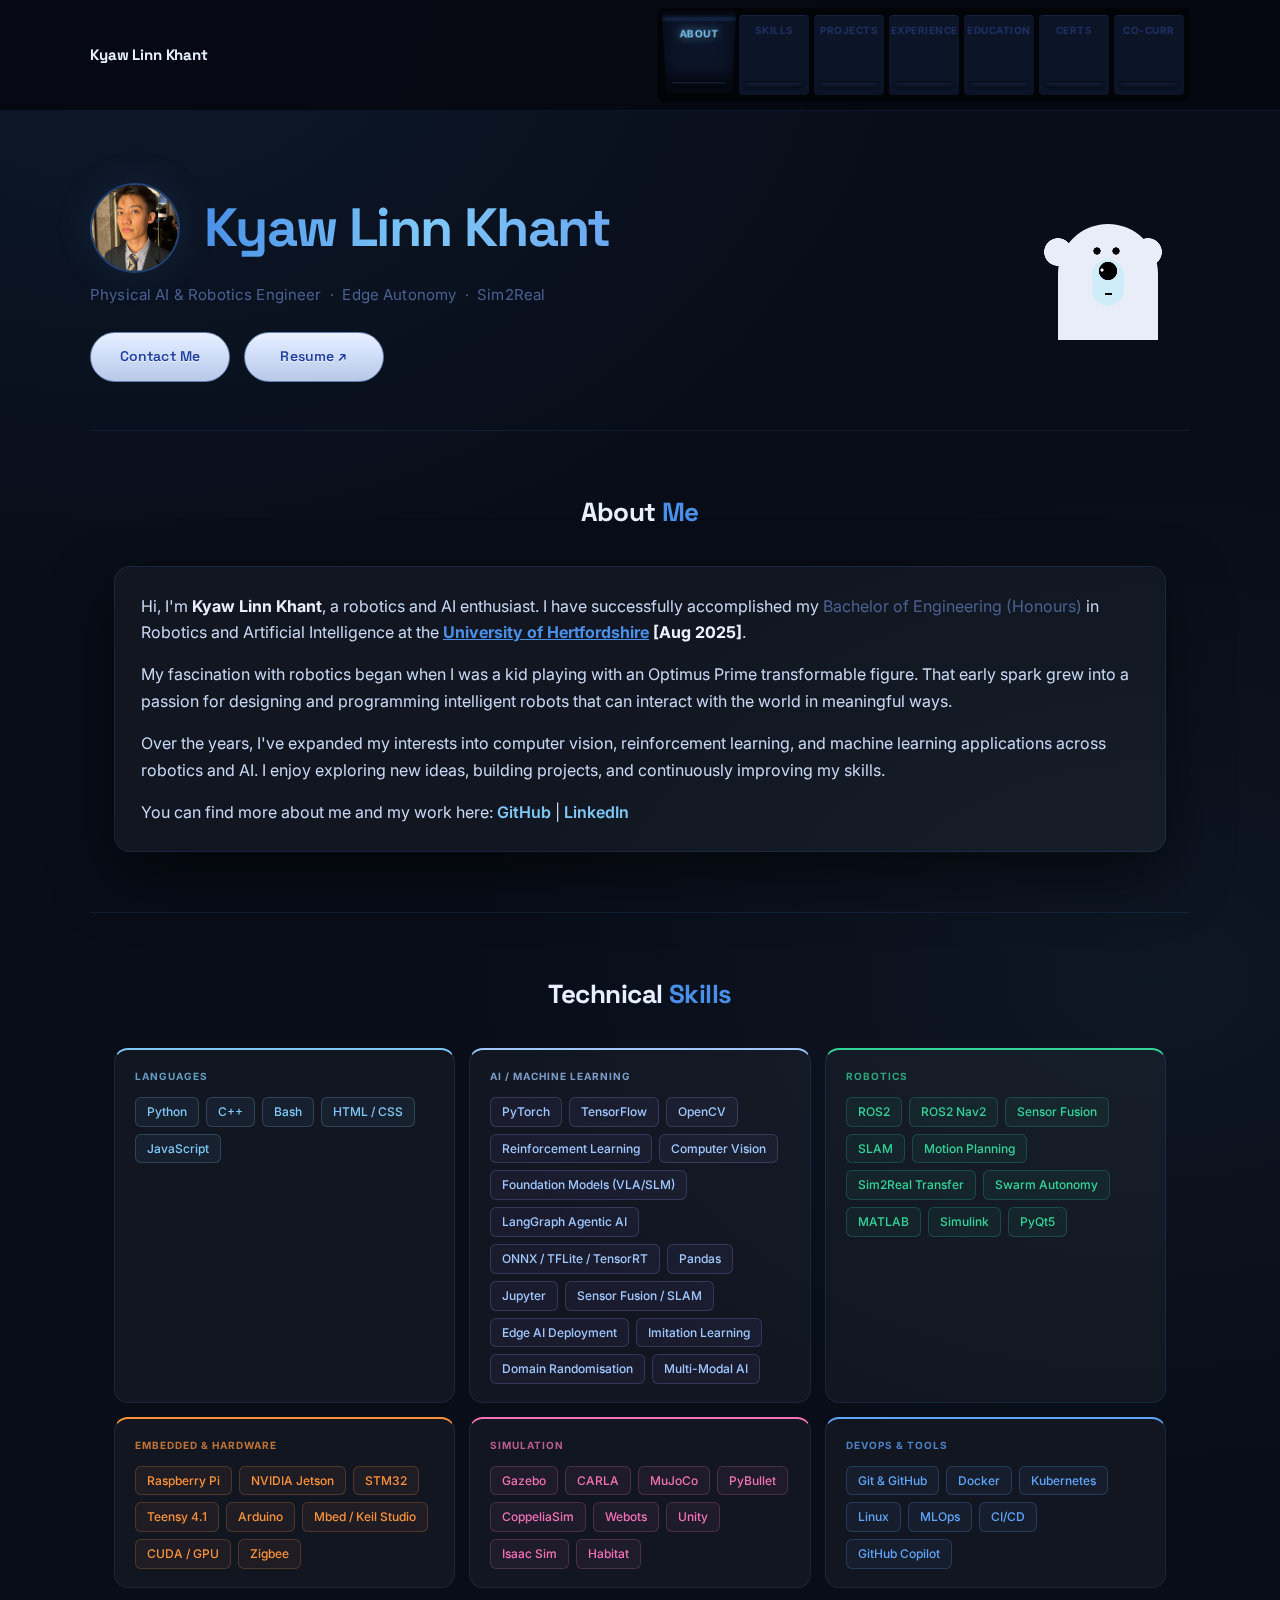
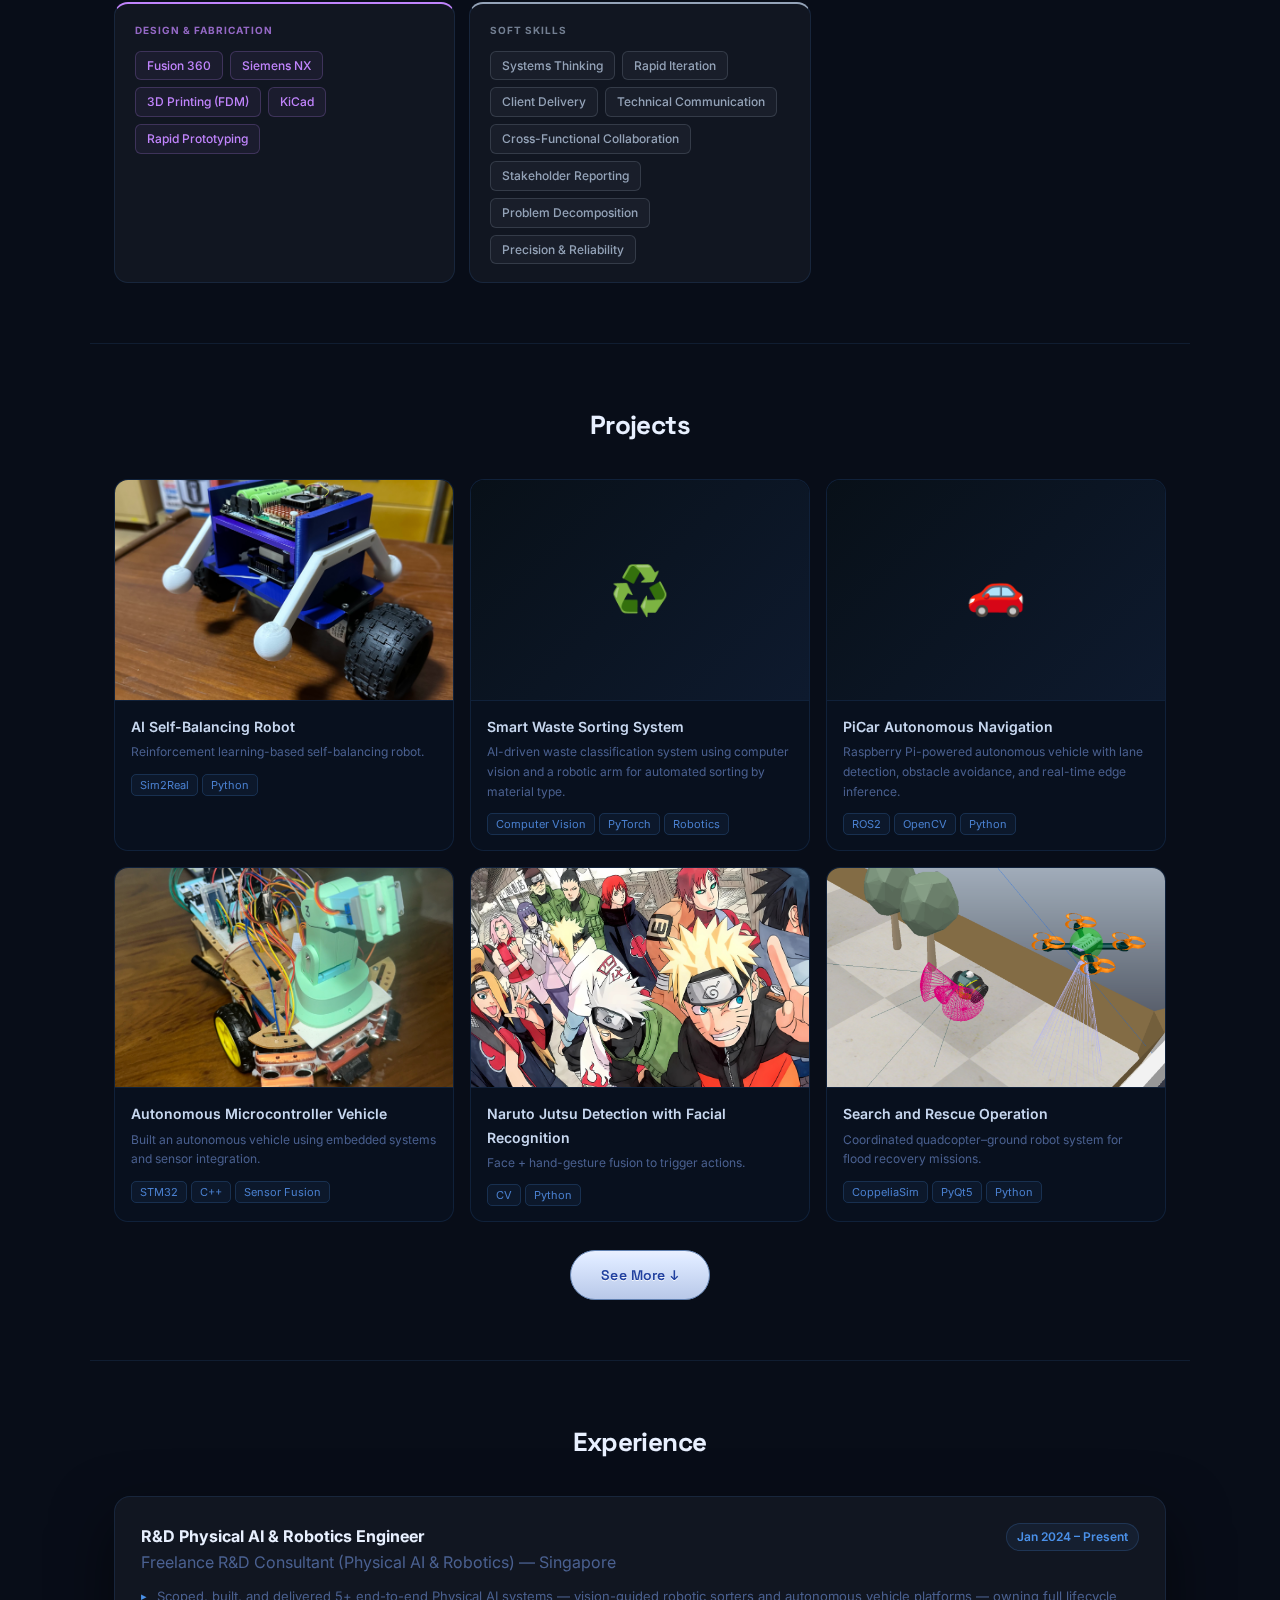
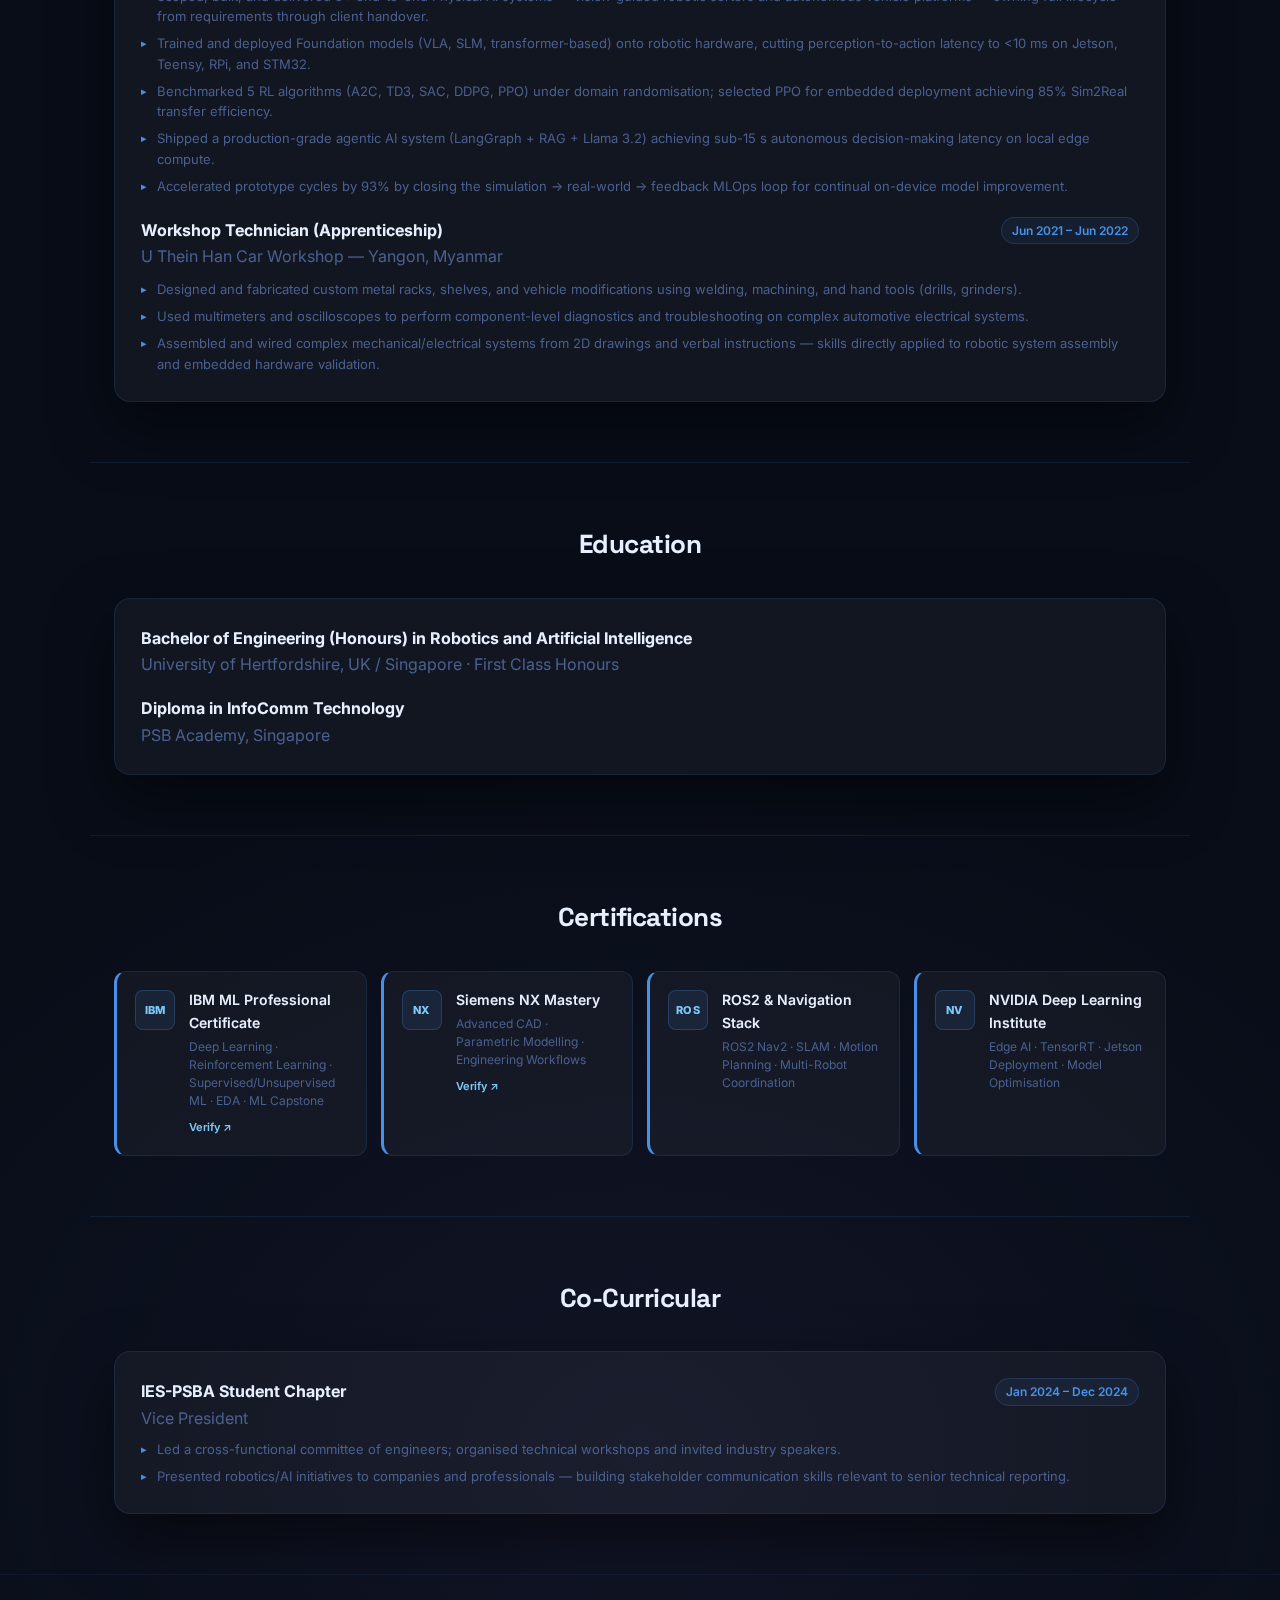
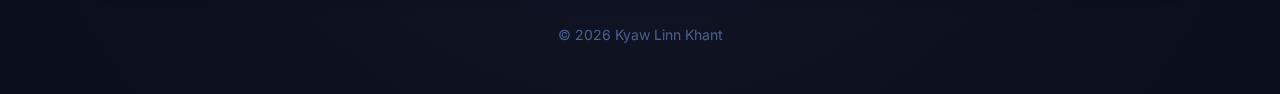
<file: Downloads/my_portfolio-main/index.html>
<!doctype html>
<html lang="en">
<head>
  <meta charset="utf-8">
  <meta name="viewport" content="width=device-width, initial-scale=1">
  <title>Kyaw Linn Khant — Portfolio</title>
  <link rel="stylesheet" href="./style.css">
  <link rel="preconnect" href="https://fonts.googleapis.com">
  <link href="https://fonts.googleapis.com/css2?family=Inter:wght@300;400;500;600;700;800;900&family=Space+Grotesk:wght@400;500;600;700&display=swap" rel="stylesheet">
</head>
<body>
  <header class="navwrap">
    <div class="nav container">
      <div class="brand">Kyaw Linn Khant</div>
      <button class="hamburger" aria-label="Menu">☰</button>
      <nav class="links">
        <label class="nav-label" data-target="about">
          <div class="back-side"></div>
          <span class="key-text">About</span>
          <span class="bottom-line"></span>
        </label>
        <label class="nav-label" data-target="skills">
          <div class="back-side"></div>
          <span class="key-text">Skills</span>
          <span class="bottom-line"></span>
        </label>
        <label class="nav-label" data-target="projects">
          <div class="back-side"></div>
          <span class="key-text">Projects</span>
          <span class="bottom-line"></span>
        </label>
        <label class="nav-label" data-target="experience">
          <div class="back-side"></div>
          <span class="key-text">Experience</span>
          <span class="bottom-line"></span>
        </label>
        <label class="nav-label" data-target="education">
          <div class="back-side"></div>
          <span class="key-text">Education</span>
          <span class="bottom-line"></span>
        </label>
        <label class="nav-label" data-target="certifications">
          <div class="back-side"></div>
          <span class="key-text">Certs</span>
          <span class="bottom-line"></span>
        </label>
        <label class="nav-label" data-target="co-curricular">
          <div class="back-side"></div>
          <span class="key-text">Co-Curr</span>
          <span class="bottom-line"></span>
        </label>
      </nav>
    </div>
  </header>

  <section class="hero container">
    <div class="hero-text">
      <div class="name-row">
        <img class="pfp" src="assets/profile.jpg" alt="Kyaw Linn Khant">
        <h1><em>Kyaw Linn Khant</em></h1>
      </div>
      <p class="tagline">Physical AI &amp; Robotics Engineer &nbsp;·&nbsp; Edge Autonomy &nbsp;·&nbsp; Sim2Real</p>
      <div class="cta">
        <a class="btn primary" href="/cdn-cgi/l/email-protection#0a61736b7d6663646461626b647e4a6f676b636624696567">Contact Me</a>
        <a class="btn ghost" href="assets/Kyaw_Linn_Khant_Resume.pdf" target="_blank" rel="noopener">Resume ↗</a>
      </div>
    </div>
    <div class="loader-wrap">
      <div class="loader"></div>
    </div>
  </section>

  <section id="about" class="container">
    <h2>About <span class="accent">Me</span></h2>
    <div class="card">
      <p>Hi, I'm <strong>Kyaw Linn Khant</strong>, a robotics and AI enthusiast. I have successfully accomplished my
        <em>Bachelor of Engineering (Honours)</em> in Robotics and Artificial Intelligence
        at the <a href="https://www.herts.ac.uk/" target="_blank" style="color:var(--blue);font-weight:bold;text-decoration:underline;">University of Hertfordshire</a>
        <span style="color:#eef2ff;font-weight:bold;">[Aug 2025]</span>.
      </p>
      <p>My fascination with robotics began when I was a kid playing with an Optimus Prime transformable figure.
        That early spark grew into a passion for designing and programming intelligent robots that can interact
        with the world in meaningful ways.</p>
      <p>Over the years, I've expanded my interests into computer vision, reinforcement learning, and machine learning
        applications across robotics and AI. I enjoy exploring new ideas, building projects, and continuously improving my skills.</p>
      <p>You can find more about me and my work here:
        <a href="https://github.com/KyawLinnKhant" target="_blank" class="profile-link">GitHub</a> |
        <a href="https://www.linkedin.com/in/kyaw-linn-khant-137200266/" target="_blank" class="profile-link">LinkedIn</a>
      </p>
    </div>
  </section>

  <section id="skills" class="container">
    <h2>Technical <span class="accent">Skills</span></h2>
    <div class="skills-grid">

      <div class="skill-cat cat-lang">
        <div class="skill-cat-label">Languages</div>
        <div class="chip-row">
          <a class="chip" href="https://www.python.org/" target="_blank" rel="noopener">Python</a>
          <a class="chip" href="https://isocpp.org/" target="_blank" rel="noopener">C++</a>
          <a class="chip" href="https://www.gnu.org/software/bash/" target="_blank" rel="noopener">Bash</a>
          <a class="chip" href="https://developer.mozilla.org/en-US/docs/Web/HTML" target="_blank" rel="noopener">HTML / CSS</a>
          <a class="chip" href="https://developer.mozilla.org/en-US/docs/Web/JavaScript" target="_blank" rel="noopener">JavaScript</a>
        </div>
      </div>

      <div class="skill-cat cat-ai">
        <div class="skill-cat-label">AI / Machine Learning</div>
        <div class="chip-row">
          <a class="chip" href="https://pytorch.org/" target="_blank" rel="noopener">PyTorch</a>
          <a class="chip" href="https://www.tensorflow.org/" target="_blank" rel="noopener">TensorFlow</a>
          <a class="chip" href="https://opencv.org/" target="_blank" rel="noopener">OpenCV</a>
          <a class="chip" href="https://spinningup.openai.com/en/latest/" target="_blank" rel="noopener">Reinforcement Learning</a>
          <a class="chip" href="https://en.wikipedia.org/wiki/Computer_vision" target="_blank" rel="noopener">Computer Vision</a>
          <a class="chip" href="https://en.wikipedia.org/wiki/Large_language_model" target="_blank" rel="noopener">Foundation Models (VLA/SLM)</a>
          <a class="chip" href="https://www.langchain.com/langgraph" target="_blank" rel="noopener">LangGraph Agentic AI</a>
          <a class="chip" href="https://onnx.ai/" target="_blank" rel="noopener">ONNX / TFLite / TensorRT</a>
          <a class="chip" href="https://pandas.pydata.org/" target="_blank" rel="noopener">Pandas</a>
          <a class="chip" href="https://jupyter.org/" target="_blank" rel="noopener">Jupyter</a>
          <a class="chip" href="https://en.wikipedia.org/wiki/Sensor_fusion" target="_blank" rel="noopener">Sensor Fusion / SLAM</a>
          <a class="chip" href="https://developer.nvidia.com/deepstream-sdk" target="_blank" rel="noopener">Edge AI Deployment</a>
          <a class="chip" href="https://en.wikipedia.org/wiki/Imitation_learning" target="_blank" rel="noopener">Imitation Learning</a>
          <a class="chip" href="https://en.wikipedia.org/wiki/Domain_adaptation" target="_blank" rel="noopener">Domain Randomisation</a>
          <a class="chip" href="https://en.wikipedia.org/wiki/Multi-modal_learning" target="_blank" rel="noopener">Multi-Modal AI</a>
        </div>
      </div>

      <div class="skill-cat cat-robot">
        <div class="skill-cat-label">Robotics</div>
        <div class="chip-row">
          <a class="chip" href="https://www.ros.org/" target="_blank" rel="noopener">ROS2</a>
          <a class="chip" href="https://navigation.ros.org/" target="_blank" rel="noopener">ROS2 Nav2</a>
          <a class="chip" href="https://en.wikipedia.org/wiki/Sensor_fusion" target="_blank" rel="noopener">Sensor Fusion</a>
          <a class="chip" href="https://en.wikipedia.org/wiki/Simultaneous_localization_and_mapping" target="_blank" rel="noopener">SLAM</a>
          <a class="chip" href="https://en.wikipedia.org/wiki/Motion_planning" target="_blank" rel="noopener">Motion Planning</a>
          <a class="chip" href="https://en.wikipedia.org/wiki/Sim-to-real_transfer" target="_blank" rel="noopener">Sim2Real Transfer</a>
          <a class="chip" href="https://en.wikipedia.org/wiki/Swarm_robotics" target="_blank" rel="noopener">Swarm Autonomy</a>
          <a class="chip" href="https://www.mathworks.com/products/matlab.html" target="_blank" rel="noopener">MATLAB</a>
          <a class="chip" href="https://www.mathworks.com/products/simulink.html" target="_blank" rel="noopener">Simulink</a>
          <a class="chip" href="https://www.riverbankcomputing.com/software/pyqt/" target="_blank" rel="noopener">PyQt5</a>
        </div>
      </div>

      <div class="skill-cat cat-embed">
        <div class="skill-cat-label">Embedded &amp; Hardware</div>
        <div class="chip-row">
          <a class="chip" href="https://www.raspberrypi.com/" target="_blank" rel="noopener">Raspberry Pi</a>
          <a class="chip" href="https://www.nvidia.com/en-us/autonomous-machines/embedded-systems/" target="_blank" rel="noopener">NVIDIA Jetson</a>
          <a class="chip" href="https://www.st.com/en/evaluation-tools/stm32-nucleo-boards.html" target="_blank" rel="noopener">STM32</a>
          <a class="chip" href="https://www.pjrc.com/teensy/" target="_blank" rel="noopener">Teensy 4.1</a>
          <a class="chip" href="https://www.arduino.cc/" target="_blank" rel="noopener">Arduino</a>
          <a class="chip" href="https://os.mbed.com/" target="_blank" rel="noopener">Mbed / Keil Studio</a>
          <a class="chip" href="https://developer.nvidia.com/cuda-toolkit" target="_blank" rel="noopener">CUDA / GPU</a>
          <a class="chip" href="https://www.digi.com/lp/xbee" target="_blank" rel="noopener">Zigbee</a>
        </div>
      </div>

      <div class="skill-cat cat-sim">
        <div class="skill-cat-label">Simulation</div>
        <div class="chip-row">
          <a class="chip" href="https://gazebosim.org/" target="_blank" rel="noopener">Gazebo</a>
          <a class="chip" href="https://carla.org/" target="_blank" rel="noopener">CARLA</a>
          <a class="chip" href="https://mujoco.org/" target="_blank" rel="noopener">MuJoCo</a>
          <a class="chip" href="https://pybullet.org/" target="_blank" rel="noopener">PyBullet</a>
          <a class="chip" href="https://www.coppeliarobotics.com/" target="_blank" rel="noopener">CoppeliaSim</a>
          <a class="chip" href="https://cyberbotics.com/" target="_blank" rel="noopener">Webots</a>
          <a class="chip" href="https://unity.com/" target="_blank" rel="noopener">Unity</a>
          <a class="chip" href="https://developer.nvidia.com/isaac-sim" target="_blank" rel="noopener">Isaac Sim</a>
          <a class="chip" href="https://aihabitat.org/" target="_blank" rel="noopener">Habitat</a>
        </div>
      </div>

      <div class="skill-cat cat-devops">
        <div class="skill-cat-label">DevOps &amp; Tools</div>
        <div class="chip-row">
          <a class="chip" href="https://git-scm.com/" target="_blank" rel="noopener">Git &amp; GitHub</a>
          <a class="chip" href="https://www.docker.com/" target="_blank" rel="noopener">Docker</a>
          <a class="chip" href="https://kubernetes.io/" target="_blank" rel="noopener">Kubernetes</a>
          <a class="chip" href="https://www.linux.org/" target="_blank" rel="noopener">Linux</a>
          <a class="chip" href="https://en.wikipedia.org/wiki/MLOps" target="_blank" rel="noopener">MLOps</a>
          <a class="chip" href="https://github.com/features/actions" target="_blank" rel="noopener">CI/CD</a>
          <a class="chip" href="https://github.com/features/copilot" target="_blank" rel="noopener">GitHub Copilot</a>
        </div>
      </div>

      <div class="skill-cat cat-design">
        <div class="skill-cat-label">Design &amp; Fabrication</div>
        <div class="chip-row">
          <a class="chip" href="https://www.autodesk.com/products/fusion-360" target="_blank" rel="noopener">Fusion 360</a>
          <a class="chip" href="https://www.siemens.com/global/en/products/automation/industry-software/plm/nx.html" target="_blank" rel="noopener">Siemens NX</a>
          <a class="chip" href="https://en.wikipedia.org/wiki/3D_printing" target="_blank" rel="noopener">3D Printing (FDM)</a>
          <a class="chip" href="https://www.kicad.org/" target="_blank" rel="noopener">KiCad</a>
          <a class="chip" href="https://en.wikipedia.org/wiki/Rapid_prototyping" target="_blank" rel="noopener">Rapid Prototyping</a>
        </div>
      </div>

      <div class="skill-cat cat-soft">
        <div class="skill-cat-label">Soft Skills</div>
        <div class="chip-row">
          <span class="chip">Systems Thinking</span>
          <span class="chip">Rapid Iteration</span>
          <span class="chip">Client Delivery</span>
          <span class="chip">Technical Communication</span>
          <span class="chip">Cross-Functional Collaboration</span>
          <span class="chip">Stakeholder Reporting</span>
          <span class="chip">Problem Decomposition</span>
          <span class="chip">Precision &amp; Reliability</span>
        </div>
      </div>

    </div>
  </section>

  <!-- Projects -->
  <section id="projects" class="container">
    <h2>Projects</h2>
    <div class="grid" id="projects-grid">

      <a class="proj" data-title="AI Self-Balancing Robot" href="project.html?id=rl-balance">
        <div class="thumbwrap"><img class="thumb" src="src/sbr/v1.jpg" alt="RL"></div>
        <div class="caption">
          <div class="meta"><div class="title">AI Self-Balancing Robot</div>
          <p class="desc">Reinforcement learning-based self-balancing robot.</p></div>
          <span class="badge">Sim2Real</span><span class="badge">Python</span>
        </div>
      </a>

      <a class="proj" data-title="Smart Waste Sorting System" href="project.html?id=smart-waste">
        <div class="thumbwrap"><div class="thumb-placeholder"><span style="font-size:48px">♻️</span></div></div>
        <div class="caption">
          <div class="meta"><div class="title">Smart Waste Sorting System</div>
          <p class="desc">AI-driven waste classification system using computer vision and a robotic arm for automated sorting by material type.</p></div>
          <span class="badge">Computer Vision</span><span class="badge">PyTorch</span><span class="badge">Robotics</span>
        </div>
      </a>

      <a class="proj" data-title="PiCar Autonomous Navigation" href="project.html?id=picar">
        <div class="thumbwrap"><div class="thumb-placeholder"><span style="font-size:48px">🚗</span></div></div>
        <div class="caption">
          <div class="meta"><div class="title">PiCar Autonomous Navigation</div>
          <p class="desc">Raspberry Pi-powered autonomous vehicle with lane detection, obstacle avoidance, and real-time edge inference.</p></div>
          <span class="badge">ROS2</span><span class="badge">OpenCV</span><span class="badge">Python</span>
        </div>
      </a>

      <a class="proj" data-title="Autonomous Microcontroller Vehicle" href="project.html?id=esd">
        <div class="thumbwrap"><img class="thumb" src="src/esd/car.jpg" alt="ESD"></div>
        <div class="caption">
          <div class="meta"><div class="title">Autonomous Microcontroller Vehicle</div>
          <p class="desc">Built an autonomous vehicle using embedded systems and sensor integration.</p></div>
          <span class="badge">STM32</span><span class="badge">C++</span><span class="badge">Sensor Fusion</span>
        </div>
      </a>

      <a class="proj" data-title="Naruto Jutsu Detection with Facial Recognition" href="project.html?id=handsign">
        <div class="thumbwrap"><img class="thumb" src="src/naruto/naruto-shippuden-manga-cover.jpg" alt="Hand-sign recognition"></div>
        <div class="caption">
          <div class="meta"><div class="title">Naruto Jutsu Detection with Facial Recognition</div>
          <p class="desc">Face + hand-gesture fusion to trigger actions.</p></div>
          <span class="badge">CV</span><span class="badge">Python</span>
        </div>
      </a>

      <a class="proj" data-title="Search and Rescue Operation" href="project.html?id=searchrescue">
        <div class="thumbwrap"><img class="thumb" src="src/mrnd/cover.png" alt="Search and Rescue Operation"></div>
        <div class="caption">
          <div class="meta"><div class="title">Search and Rescue Operation</div>
          <p class="desc">Coordinated quadcopter–ground robot system for flood recovery missions.</p></div>
          <span class="badge">CoppeliaSim</span><span class="badge">PyQt5</span><span class="badge">Python</span>
        </div>
      </a>

      <a class="proj" data-title="Dobot Magician Pick and Place Simulation" href="project.html?id=dobot-pickplace">
        <div class="thumbwrap"><img class="thumb" src="src/dobot/dcover.png" alt="Dobot" loading="lazy"></div>
        <div class="caption">
          <div class="meta"><div class="title">Dobot Magician Pick and Place Simulation</div>
          <p class="desc">Simulated an automated pick-and-place process using the Dobot Magician robotic arm in CoppeliaSim.</p></div>
          <span class="badge">CoppeliaSim</span><span class="badge">LUA</span>
        </div>
      </a>

      <a class="proj" data-title="AlphaMini Bricklaying Robot" href="project.html?id=alphamini-bricklaying">
        <div class="thumbwrap"><img class="thumb" src="src/alphamini/minicover.jpg" alt="AlphaMini" loading="lazy"></div>
        <div class="caption">
          <div class="meta"><div class="title">AlphaMini Bricklaying Robot</div>
          <p class="desc">A voice-controlled bricklaying robot prototype with precise manipulation capabilities.</p></div>
          <span class="badge">Robotics</span><span class="badge">Python</span>
        </div>
      </a>

      <a class="proj" data-title="Wireless Zigbee Communication" href="project.html?id=zigbee-communication">
        <div class="thumbwrap"><img class="thumb" src="src/zb/zbc.jpg" alt="Zigbee" loading="lazy"></div>
        <div class="caption">
          <div class="meta"><div class="title">Wireless Zigbee Communication</div>
          <p class="desc">Implemented secure wireless communication between STM32 microcontrollers using Zigbee modules.</p></div>
          <span class="badge">STM32</span><span class="badge">IoT</span><span class="badge">C++</span>
        </div>
      </a>

      <a class="proj" data-title="Sensor and Signal Processing" href="project.html?id=sensor-signal-processing">
        <div class="thumbwrap"><img class="thumb" src="src/rssp/pi.jpg" alt="Sensor" loading="lazy"></div>
        <div class="caption">
          <div class="meta"><div class="title">Sensor and Signal Processing</div>
          <p class="desc">A Raspberry Pi–based system that processes sensor inputs to control an actuator in real time.</p></div>
          <span class="badge">Embedded</span><span class="badge">RaspberryPi</span><span class="badge">Python</span>
        </div>
      </a>

      <a class="proj" data-title="Shibuya Traffic Light System" href="project.html?id=shibuya-traffic-light">
        <div class="thumbwrap"><img class="thumb" src="src/de/stl.jpg" alt="Shibuya Traffic" loading="lazy"></div>
        <div class="caption">
          <div class="meta"><div class="title">Shibuya Traffic Light System</div>
          <p class="desc">A microcontroller-based simulation of the Shibuya Crossing traffic light system with state-driven control.</p></div>
          <span class="badge">STM32</span><span class="badge">IoT</span><span class="badge">C++</span>
        </div>
      </a>

    </div>
    <div class="center" style="margin-top:28px;">
      <button id="see-more-btn" class="btn neutral">See More ↓</button>
    </div>
  </section>

  <!-- Experience -->
  <section id="experience" class="container">
    <h2>Experience</h2>
    <div class="card">
      <div class="exp-entry">
        <div class="exp-header">
          <div>
            <strong>R&amp;D Physical AI &amp; Robotics Engineer</strong><br>
            <em>Freelance R&amp;D Consultant (Physical AI &amp; Robotics) — Singapore</em>
          </div>
          <span class="exp-date">Jan 2024 – Present</span>
        </div>
        <ul class="exp-bullets">
          <li>Scoped, built, and delivered 5+ end-to-end Physical AI systems — vision-guided robotic sorters and autonomous vehicle platforms — owning full lifecycle from requirements through client handover.</li>
          <li>Trained and deployed Foundation models (VLA, SLM, transformer-based) onto robotic hardware, cutting perception-to-action latency to &lt;10 ms on Jetson, Teensy, RPi, and STM32.</li>
          <li>Benchmarked 5 RL algorithms (A2C, TD3, SAC, DDPG, PPO) under domain randomisation; selected PPO for embedded deployment achieving 85% Sim2Real transfer efficiency.</li>
          <li>Shipped a production-grade agentic AI system (LangGraph + RAG + Llama 3.2) achieving sub-15 s autonomous decision-making latency on local edge compute.</li>
          <li>Accelerated prototype cycles by 93% by closing the simulation → real-world → feedback MLOps loop for continual on-device model improvement.</li>
        </ul>
      </div>
      <div class="exp-entry" style="margin-top:20px;">
        <div class="exp-header">
          <div>
            <strong>Workshop Technician (Apprenticeship)</strong><br>
            <em>U Thein Han Car Workshop — Yangon, Myanmar</em>
          </div>
          <span class="exp-date">Jun 2021 – Jun 2022</span>
        </div>
        <ul class="exp-bullets">
          <li>Designed and fabricated custom metal racks, shelves, and vehicle modifications using welding, machining, and hand tools (drills, grinders).</li>
          <li>Used multimeters and oscilloscopes to perform component-level diagnostics and troubleshooting on complex automotive electrical systems.</li>
          <li>Assembled and wired complex mechanical/electrical systems from 2D drawings and verbal instructions — skills directly applied to robotic system assembly and embedded hardware validation.</li>
        </ul>
      </div>
    </div>
  </section>

  <!-- Education -->
  <section id="education" class="container">
    <h2>Education</h2>
    <div class="card">
      <div class="exp-entry">
        <div class="exp-header">
          <div>
            <strong>Bachelor of Engineering (Honours) in Robotics and Artificial Intelligence</strong><br>
            <a href="https://www.herts.ac.uk/" target="_blank" style="color:inherit;text-decoration:none"><em>University of Hertfordshire, UK / Singapore · First Class Honours</em></a>
          </div>
        </div>
      </div>
      <div class="exp-entry" style="margin-top:18px;">
        <div class="exp-header">
          <div>
            <strong>Diploma in InfoComm Technology</strong><br>
            <a href="https://www.psb-academy.edu.sg/" target="_blank" style="color:inherit;text-decoration:none"><em>PSB Academy, Singapore</em></a>
          </div>
        </div>
      </div>
    </div>
  </section>

  <!-- Certifications -->
  <section id="certifications" class="container">
    <h2>Certifications</h2>
    <div class="cert-grid">
      <div class="cert-card">
        <div class="cert-icon-badge">IBM</div>
        <div class="cert-body">
          <div class="cert-title">IBM ML Professional Certificate</div>
          <div class="cert-sub">Deep Learning · Reinforcement Learning · Supervised/Unsupervised ML · EDA · ML Capstone</div>
          <a href="#" class="cert-verify">Verify ↗</a>
        </div>
      </div>
      <div class="cert-card">
        <div class="cert-icon-badge">NX</div>
        <div class="cert-body">
          <div class="cert-title">Siemens NX Mastery</div>
          <div class="cert-sub">Advanced CAD · Parametric Modelling · Engineering Workflows</div>
          <a href="#" class="cert-verify">Verify ↗</a>
        </div>
      </div>
      <div class="cert-card">
        <div class="cert-icon-badge">ROS</div>
        <div class="cert-body">
          <div class="cert-title">ROS2 &amp; Navigation Stack</div>
          <div class="cert-sub">ROS2 Nav2 · SLAM · Motion Planning · Multi-Robot Coordination</div>
        </div>
      </div>
      <div class="cert-card">
        <div class="cert-icon-badge">NV</div>
        <div class="cert-body">
          <div class="cert-title">NVIDIA Deep Learning Institute</div>
          <div class="cert-sub">Edge AI · TensorRT · Jetson Deployment · Model Optimisation</div>
        </div>
      </div>
    </div>
  </section>

  <!-- Soft Skills -->
  <!-- Co-Curricular -->
  <section id="co-curricular" class="container">
    <h2>Co-Curricular</h2>
    <div class="card">
      <div class="exp-header">
        <div>
          <strong><a href="https://www.ies.org.sg/" target="_blank" style="color:inherit;text-decoration:none">IES-PSBA Student Chapter</a></strong><br>
          <em>Vice President</em>
        </div>
        <span class="exp-date">Jan 2024 – Dec 2024</span>
      </div>
      <ul class="exp-bullets" style="margin-top:8px;">
        <li>Led a cross-functional committee of engineers; organised technical workshops and invited industry speakers.</li>
        <li>Presented robotics/AI initiatives to companies and professionals — building stakeholder communication skills relevant to senior technical reporting.</li>
      </ul>
    </div>
  </section>

  <footer>© <span id="y"></span> Kyaw Linn Khant</footer>

  <script>
    document.documentElement.style.scrollBehavior = 'smooth';
    document.getElementById('y').textContent = new Date().getFullYear();

    // ── Hamburger ──
    const ham = document.querySelector('.hamburger');
    const linksNav = document.querySelector('.links');
    ham.addEventListener('click', () => { linksNav.classList.toggle('open'); });

    // ── Nav click: smooth scroll to section ──
    const navLabels = document.querySelectorAll('.nav-label[data-target]');
    navLabels.forEach(label => {
      label.addEventListener('click', () => {
        const id = label.dataset.target;
        const el = document.getElementById(id);
        if (!el) return;
        const navH = document.querySelector('.navwrap').offsetHeight;
        const top = el.getBoundingClientRect().top + window.scrollY - navH - 4;
        window.scrollTo({ top, behavior: 'smooth' });
        linksNav.classList.remove('open');
      });
    });

    // ── Nav highlight synced to scroll ──
    const sectionIds = ['about','skills','projects','experience','education','certifications','co-curricular'];

    function setActive(id) {
      navLabels.forEach(l => l.classList.toggle('active', l.dataset.target === id));
    }

    function updateNav() {
      const navH = document.querySelector('.navwrap').offsetHeight;
      let active = sectionIds[0];
      for (const id of sectionIds) {
        const el = document.getElementById(id);
        if (!el) continue;
        // Section activates when its top is within the top 40% of viewport
        if (el.getBoundingClientRect().top - navH <= window.innerHeight * 0.4) active = id;
      }
      setActive(active);
    }

    window.addEventListener('scroll', updateNav, { passive: true });
    updateNav();

    // ── See More / See Less ──
    (function () {
      const grid = document.getElementById('projects-grid');
      const btn  = document.getElementById('see-more-btn');
      if (!grid || !btn) return;
      const cards = Array.from(grid.querySelectorAll('.proj'));
      const INITIAL_VISIBLE = 6;
      cards.forEach((card, i) => { if (i >= INITIAL_VISIBLE) card.classList.add('hidden'); });
      if (cards.length <= INITIAL_VISIBLE) { btn.style.display = 'none'; return; }
      btn.addEventListener('click', () => {
        const hiddenNow = grid.querySelector('.proj.hidden') !== null;
        if (hiddenNow) {
          grid.querySelectorAll('.proj.hidden').forEach(el => el.classList.remove('hidden'));
          btn.textContent = 'See Less ↑';
        } else {
          cards.forEach((card, i) => { if (i >= INITIAL_VISIBLE) card.classList.add('hidden'); });
          btn.textContent = 'See More ↓';
        }
      });
    })();
  </script>
</body>
</html>
</file>
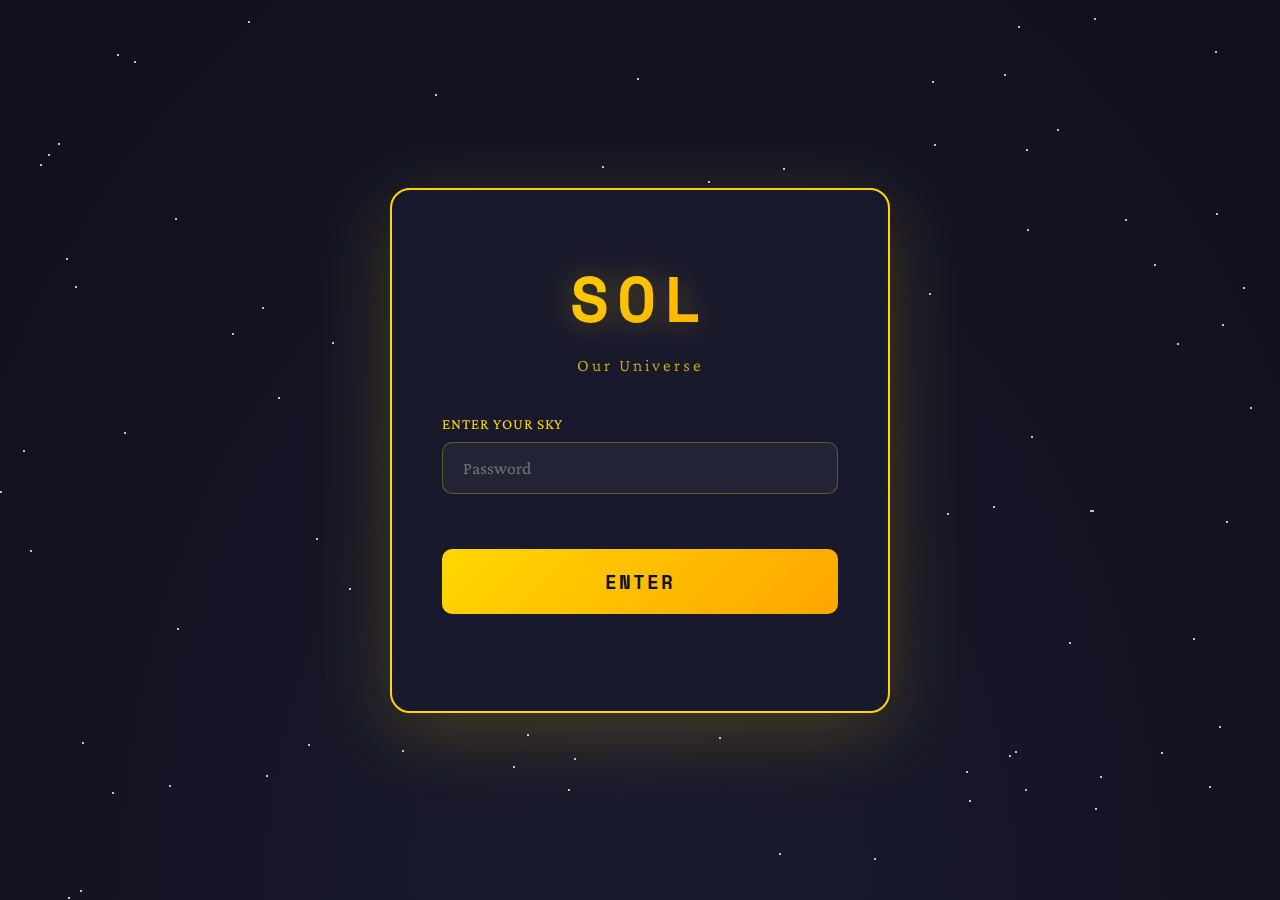
<file: Downloads/ToPan/index.html>
<!DOCTYPE html>
<html lang="en">
<head>
    <meta charset="UTF-8">
    <meta name="viewport" content="width=device-width, initial-scale=1.0">
    <title>SOL</title>
    <link href="https://fonts.googleapis.com/css2?family=Crimson+Pro:wght@300;400;600&family=Space+Mono:wght@400;700&display=swap" rel="stylesheet">
    <style>
        * {
            margin: 0;
            padding: 0;
            box-sizing: border-box;
        }

        :root {
            --sol-gold: #FFD700;
            --sol-dark: #1a1a2e;
            --sol-deeper: #0f0f1e;
            --sol-light: #f5f5f0;
            --her-color: #ff6b9d;
            --your-color: #4ecdc4;
            --accent: #ffa500;
        }

        body {
            font-family: 'Crimson Pro', serif;
            background: var(--sol-deeper);
            color: var(--sol-light);
            overflow-x: hidden;
        }

        /* Animated background */
        .background-stars {
            position: fixed;
            top: 0;
            left: 0;
            width: 100%;
            height: 100%;
            z-index: 0;
            background: radial-gradient(ellipse at bottom, #1a1a2e 0%, #0f0f1e 100%);
        }

        .star {
            position: absolute;
            width: 2px;
            height: 2px;
            background: white;
            border-radius: 50%;
            animation: twinkle 3s infinite;
        }

        @keyframes twinkle {
            0%, 100% { opacity: 0.3; }
            50% { opacity: 1; }
        }

        /* Login Screen */
        .login-container {
            position: relative;
            z-index: 10;
            min-height: 100vh;
            display: flex;
            align-items: center;
            justify-content: center;
            padding: 20px;
        }

        .login-box {
            background: rgba(26, 26, 46, 0.8);
            backdrop-filter: blur(20px);
            border: 2px solid var(--sol-gold);
            border-radius: 20px;
            padding: 60px 50px;
            max-width: 500px;
            width: 100%;
            box-shadow: 0 20px 80px rgba(255, 215, 0, 0.2);
            animation: fadeInUp 0.8s ease-out;
        }

        @keyframes fadeInUp {
            from {
                opacity: 0;
                transform: translateY(30px);
            }
            to {
                opacity: 1;
                transform: translateY(0);
            }
        }

        .sol-logo {
            text-align: center;
            margin-bottom: 40px;
        }

        .sol-logo h1 {
            font-family: 'Space Mono', monospace;
            font-size: 4em;
            font-weight: 700;
            background: linear-gradient(135deg, var(--sol-gold) 0%, var(--accent) 100%);
            -webkit-background-clip: text;
            -webkit-text-fill-color: transparent;
            background-clip: text;
            letter-spacing: 8px;
            margin-bottom: 10px;
            text-shadow: 0 0 30px rgba(255, 215, 0, 0.3);
        }

        .sol-logo p {
            font-size: 1.1em;
            color: var(--sol-gold);
            opacity: 0.8;
            letter-spacing: 3px;
            font-weight: 300;
        }

        .login-form {
            margin-top: 40px;
        }

        .form-group {
            margin-bottom: 25px;
        }

        .form-group label {
            display: block;
            margin-bottom: 10px;
            color: var(--sol-gold);
            font-size: 0.95em;
            letter-spacing: 1px;
            text-transform: uppercase;
        }

        .form-group input {
            width: 100%;
            padding: 15px 20px;
            background: rgba(255, 255, 255, 0.05);
            border: 1px solid rgba(255, 215, 0, 0.3);
            border-radius: 10px;
            color: white;
            font-size: 1.1em;
            font-family: 'Crimson Pro', serif;
            transition: all 0.3s ease;
        }

        .form-group input:focus {
            outline: none;
            border-color: var(--sol-gold);
            background: rgba(255, 255, 255, 0.08);
            box-shadow: 0 0 20px rgba(255, 215, 0, 0.2);
        }

        .login-btn {
            width: 100%;
            padding: 18px;
            background: linear-gradient(135deg, var(--sol-gold) 0%, var(--accent) 100%);
            border: none;
            border-radius: 10px;
            color: var(--sol-deeper);
            font-size: 1.2em;
            font-weight: 600;
            font-family: 'Space Mono', monospace;
            cursor: pointer;
            transition: all 0.3s ease;
            letter-spacing: 2px;
            text-transform: uppercase;
            margin-top: 30px;
        }

        .login-btn:hover {
            transform: translateY(-2px);
            box-shadow: 0 10px 30px rgba(255, 215, 0, 0.4);
        }

        .login-btn:active {
            transform: translateY(0);
        }

        .error-message {
            color: #ff6b6b;
            text-align: center;
            margin-top: 20px;
            font-size: 0.95em;
            opacity: 0;
            transition: opacity 0.3s ease;
        }

        .error-message.show {
            opacity: 1;
        }

        /* Chat Interface */
        .chat-container {
            display: none;
            position: relative;
            z-index: 10;
            max-width: 1200px;
            margin: 0 auto;
            padding: 20px;
            min-height: 100vh;
        }

        .chat-container.active {
            display: flex;
            flex-direction: column;
        }

        .chat-header {
            background: rgba(26, 26, 46, 0.9);
            backdrop-filter: blur(20px);
            border: 1px solid var(--sol-gold);
            border-radius: 15px 15px 0 0;
            padding: 25px 30px;
            display: flex;
            justify-content: space-between;
            align-items: center;
        }

        .chat-title {
            display: flex;
            align-items: center;
            gap: 15px;
        }

        .chat-title h2 {
            font-family: 'Space Mono', monospace;
            font-size: 1.8em;
            background: linear-gradient(135deg, var(--sol-gold) 0%, var(--accent) 100%);
            -webkit-background-clip: text;
            -webkit-text-fill-color: transparent;
            background-clip: text;
        }

        .user-badge {
            padding: 8px 20px;
            border-radius: 20px;
            font-size: 0.9em;
            font-weight: 600;
            letter-spacing: 1px;
        }

        .user-badge.her {
            background: rgba(255, 107, 157, 0.2);
            color: var(--her-color);
            border: 1px solid var(--her-color);
        }

        .user-badge.you {
            background: rgba(78, 205, 196, 0.2);
            color: var(--your-color);
            border: 1px solid var(--your-color);
        }

        .logout-btn {
            padding: 10px 25px;
            background: rgba(255, 255, 255, 0.1);
            border: 1px solid rgba(255, 215, 0, 0.3);
            border-radius: 8px;
            color: var(--sol-gold);
            cursor: pointer;
            font-family: 'Space Mono', monospace;
            transition: all 0.3s ease;
        }

        .logout-btn:hover {
            background: rgba(255, 215, 0, 0.2);
            border-color: var(--sol-gold);
        }

        .messages-area {
            flex: 1;
            background: rgba(26, 26, 46, 0.6);
            backdrop-filter: blur(20px);
            border-left: 1px solid var(--sol-gold);
            border-right: 1px solid var(--sol-gold);
            padding: 30px;
            overflow-y: auto;
            min-height: 500px;
            max-height: calc(100vh - 300px);
        }

        .message {
            margin-bottom: 25px;
            animation: messageSlideIn 0.4s ease-out;
            max-width: 75%;
        }

        @keyframes messageSlideIn {
            from {
                opacity: 0;
                transform: translateY(10px);
            }
            to {
                opacity: 1;
                transform: translateY(0);
            }
        }

        .message.her-message {
            margin-right: auto;
        }

        .message.your-message {
            margin-left: auto;
        }

        .message-header {
            display: flex;
            align-items: center;
            gap: 10px;
            margin-bottom: 8px;
            font-size: 0.85em;
            opacity: 0.7;
        }

        .message-bubble {
            padding: 15px 20px;
            border-radius: 15px;
            line-height: 1.6;
            font-size: 1.05em;
        }

        .her-message .message-bubble {
            background: linear-gradient(135deg, rgba(255, 107, 157, 0.2) 0%, rgba(255, 107, 157, 0.1) 100%);
            border: 1px solid var(--her-color);
            border-radius: 15px 15px 15px 0;
        }

        .your-message .message-bubble {
            background: linear-gradient(135deg, rgba(78, 205, 196, 0.2) 0%, rgba(78, 205, 196, 0.1) 100%);
            border: 1px solid var(--your-color);
            border-radius: 15px 15px 0 15px;
        }

        .message-time {
            font-size: 0.85em;
            opacity: 0.5;
            margin-top: 5px;
            text-align: right;
        }

        .message-media {
            margin-top: 10px;
            border-radius: 10px;
            overflow: hidden;
        }

        .message-media img,
        .message-media video {
            max-width: 100%;
            border-radius: 10px;
        }

        .message-media audio {
            width: 100%;
            margin-top: 10px;
        }

        /* Input Area */
        .input-area {
            background: rgba(26, 26, 46, 0.9);
            backdrop-filter: blur(20px);
            border: 1px solid var(--sol-gold);
            border-radius: 0 0 15px 15px;
            padding: 20px 30px;
        }

        .input-area.readonly {
            opacity: 0.6;
        }

        .input-wrapper {
            display: flex;
            gap: 15px;
            align-items: flex-end;
        }

        .message-input {
            flex: 1;
            background: rgba(255, 255, 255, 0.05);
            border: 1px solid rgba(255, 215, 0, 0.3);
            border-radius: 12px;
            padding: 15px 20px;
            color: white;
            font-size: 1.05em;
            font-family: 'Crimson Pro', serif;
            resize: none;
            max-height: 120px;
            transition: all 0.3s ease;
        }

        .message-input:focus {
            outline: none;
            border-color: var(--sol-gold);
            background: rgba(255, 255, 255, 0.08);
        }

        .message-input:disabled {
            cursor: not-allowed;
            opacity: 0.5;
        }

        .input-controls {
            display: flex;
            gap: 10px;
        }

        .control-btn {
            width: 50px;
            height: 50px;
            border-radius: 50%;
            border: 1px solid var(--sol-gold);
            background: rgba(255, 215, 0, 0.1);
            color: var(--sol-gold);
            cursor: pointer;
            display: flex;
            align-items: center;
            justify-content: center;
            font-size: 1.3em;
            transition: all 0.3s ease;
        }

        .control-btn:hover {
            background: rgba(255, 215, 0, 0.2);
            transform: scale(1.1);
        }

        .control-btn:disabled {
            opacity: 0.3;
            cursor: not-allowed;
        }

        .send-btn {
            background: linear-gradient(135deg, var(--sol-gold) 0%, var(--accent) 100%);
            color: var(--sol-deeper);
            border: none;
            font-weight: 700;
        }

        .send-btn:hover {
            box-shadow: 0 0 20px rgba(255, 215, 0, 0.4);
        }

        .file-input {
            display: none;
        }

        .attachment-preview {
            margin-top: 15px;
            padding: 15px;
            background: rgba(255, 215, 0, 0.1);
            border: 1px solid var(--sol-gold);
            border-radius: 10px;
            display: none;
        }

        .attachment-preview.show {
            display: block;
        }

        .attachment-preview img {
            max-width: 200px;
            max-height: 200px;
            border-radius: 8px;
        }

        .remove-attachment {
            margin-left: 10px;
            color: #ff6b6b;
            cursor: pointer;
            font-size: 0.9em;
        }

        .empty-state {
            text-align: center;
            padding: 80px 20px;
            opacity: 0.5;
        }

        .empty-state h3 {
            font-size: 2em;
            margin-bottom: 10px;
            color: var(--sol-gold);
        }

        /* Voice Recording */
        .recording-indicator {
            display: none;
            align-items: center;
            gap: 10px;
            padding: 10px 20px;
            background: rgba(255, 107, 157, 0.2);
            border-radius: 10px;
            margin-top: 15px;
        }

        .recording-indicator.active {
            display: flex;
        }

        .recording-dot {
            width: 12px;
            height: 12px;
            background: #ff6b6b;
            border-radius: 50%;
            animation: pulse 1.5s infinite;
        }

        @keyframes pulse {
            0%, 100% { opacity: 1; transform: scale(1); }
            50% { opacity: 0.5; transform: scale(1.2); }
        }

        /* Responsive */
        @media (max-width: 768px) {
            .login-box {
                padding: 40px 30px;
            }

            .sol-logo h1 {
                font-size: 3em;
            }

            .message {
                max-width: 85%;
            }

            .chat-header {
                flex-direction: column;
                gap: 15px;
                text-align: center;
            }
        }

        /* Scrollbar */
        .messages-area::-webkit-scrollbar {
            width: 8px;
        }

        .messages-area::-webkit-scrollbar-track {
            background: rgba(255, 255, 255, 0.05);
            border-radius: 10px;
        }

        .messages-area::-webkit-scrollbar-thumb {
            background: var(--sol-gold);
            border-radius: 10px;
        }
    </style>
</head>
<body>
    <!-- Animated Background -->
    <div class="background-stars" id="stars"></div>

    <!-- Login Screen -->
    <div class="login-container" id="loginScreen">
        <div class="login-box">
            <div class="sol-logo">
                <h1>SOL</h1>
                <p>Our Universe</p>
            </div>
            
            <form class="login-form" id="loginForm">
                <div class="form-group">
                    <label for="password">Enter Your Sky</label>
                    <input type="password" id="password" placeholder="Password" autocomplete="off">
                </div>
                <button type="submit" class="login-btn">Enter</button>
                <div class="error-message" id="errorMsg">Invalid password. Try again.</div>
            </form>
        </div>
    </div>

    <!-- Chat Interface -->
    <div class="chat-container" id="chatScreen">
        <div class="chat-header">
            <div class="chat-title">
                <h2>SOL</h2>
                <span class="user-badge" id="userBadge"></span>
            </div>
            <button class="logout-btn" id="logoutBtn">Exit</button>
        </div>

        <div class="messages-area" id="messagesArea">
            <div class="empty-state">
                <h3>✨</h3>
                <p>Your constellation awaits...</p>
            </div>
        </div>

        <div class="input-area" id="inputArea">
            <div class="input-wrapper">
                <textarea 
                    class="message-input" 
                    id="messageInput" 
                    placeholder="Type your message..."
                    rows="1"
                ></textarea>
                <div class="input-controls">
                    <button class="control-btn" id="attachBtn" title="Attach media">
                        📎
                    </button>
                    <button class="control-btn" id="voiceBtn" title="Record voice">
                        🎤
                    </button>
                    <button class="control-btn send-btn" id="sendBtn">
                        ➤
                    </button>
                </div>
            </div>
            <input type="file" class="file-input" id="fileInput" accept="image/*,video/*,audio/*">
            <div class="attachment-preview" id="attachmentPreview"></div>
            <div class="recording-indicator" id="recordingIndicator">
                <div class="recording-dot"></div>
                <span>Recording... <span id="recordingTime">0:00</span></span>
            </div>
        </div>
    </div>

    <script>
        // ⚙️ CONFIGURATION
        const PASSWORDS = {
            her: '3o3Pan',  // Change this to her password
            you: 'KLK'  // Change this to your password
        };

        // App State
        let currentUser = null;
        let messages = [];
        let attachedFile = null;
        let mediaRecorder = null;
        let audioChunks = [];
        let recordingStartTime = null;
        let recordingInterval = null;

        // DOM Elements
        const loginScreen = document.getElementById('loginScreen');
        const chatScreen = document.getElementById('chatScreen');
        const loginForm = document.getElementById('loginForm');
        const passwordInput = document.getElementById('password');
        const errorMsg = document.getElementById('errorMsg');
        const messagesArea = document.getElementById('messagesArea');
        const messageInput = document.getElementById('messageInput');
        const sendBtn = document.getElementById('sendBtn');
        const attachBtn = document.getElementById('attachBtn');
        const voiceBtn = document.getElementById('voiceBtn');
        const fileInput = document.getElementById('fileInput');
        const attachmentPreview = document.getElementById('attachmentPreview');
        const recordingIndicator = document.getElementById('recordingIndicator');
        const recordingTime = document.getElementById('recordingTime');
        const userBadge = document.getElementById('userBadge');
        const logoutBtn = document.getElementById('logoutBtn');
        const inputArea = document.getElementById('inputArea');

        // Create stars
        const starsContainer = document.getElementById('stars');
        for (let i = 0; i < 100; i++) {
            const star = document.createElement('div');
            star.className = 'star';
            star.style.left = Math.random() * 100 + '%';
            star.style.top = Math.random() * 100 + '%';
            star.style.animationDelay = Math.random() * 3 + 's';
            starsContainer.appendChild(star);
        }

        // Load messages from localStorage
        function loadMessages() {
            const saved = localStorage.getItem('sol_messages');
            if (saved) {
                messages = JSON.parse(saved);
                renderMessages();
            }
        }

        // Save messages to localStorage
        function saveMessages() {
            localStorage.setItem('sol_messages', JSON.stringify(messages));
        }

        // Login
        loginForm.addEventListener('submit', (e) => {
            e.preventDefault();
            const password = passwordInput.value;

            if (password === PASSWORDS.her) {
                currentUser = 'her';
                showChat();
            } else if (password === PASSWORDS.you) {
                currentUser = 'you';
                showChat();
            } else {
                errorMsg.classList.add('show');
                setTimeout(() => errorMsg.classList.remove('show'), 3000);
                passwordInput.value = '';
            }
        });

        // Show chat interface
        function showChat() {
            loginScreen.style.display = 'none';
            chatScreen.classList.add('active');
            
            userBadge.className = `user-badge ${currentUser}`;
            userBadge.textContent = currentUser === 'her' ? 'Pan' : 'Youß';

            // If you're on "your side", make input read-only initially
            if (currentUser === 'you') {
                // You can only reply, so we'll enable it when there are messages
                updateInputState();
            }

            loadMessages();
            scrollToBottom();
        }

        // Update input state based on user and messages
        function updateInputState() {
            if (currentUser === 'you') {
                // Your side: can only reply if there are her messages
                const hasHerMessages = messages.some(m => m.sender === 'her');
                if (!hasHerMessages && messages.length === 0) {
                    inputArea.classList.add('readonly');
                    messageInput.disabled = true;
                    sendBtn.disabled = true;
                    attachBtn.disabled = true;
                    voiceBtn.disabled = true;
                    messageInput.placeholder = "Waiting for her message...";
                } else {
                    inputArea.classList.remove('readonly');
                    messageInput.disabled = false;
                    sendBtn.disabled = false;
                    attachBtn.disabled = false;
                    voiceBtn.disabled = false;
                    messageInput.placeholder = "Type your reply...";
                }
            }
        }

        // Render messages
        function renderMessages() {
            if (messages.length === 0) {
                messagesArea.innerHTML = `
                    <div class="empty-state">
                        <h3>✨</h3>
                        <p>Your constellation awaits...</p>
                    </div>
                `;
                return;
            }

            messagesArea.innerHTML = messages.map(msg => {
                const isHer = msg.sender === 'her';
                const messageClass = isHer ? 'her-message' : 'your-message';
                const senderName = isHer ? 'Her' : 'You';
                
                let mediaHtml = '';
                if (msg.media) {
                    if (msg.media.type === 'image') {
                        mediaHtml = `<div class="message-media"><img src="${msg.media.data}" alt="Image"></div>`;
                    } else if (msg.media.type === 'video') {
                        mediaHtml = `<div class="message-media"><video controls src="${msg.media.data}"></video></div>`;
                    } else if (msg.media.type === 'audio') {
                        mediaHtml = `<div class="message-media"><audio controls src="${msg.media.data}"></audio></div>`;
                    }
                }

                return `
                    <div class="message ${messageClass}">
                        <div class="message-header">
                            <strong>${senderName}</strong>
                        </div>
                        <div class="message-bubble">
                            ${msg.text}
                            ${mediaHtml}
                            <div class="message-time">${msg.time}</div>
                        </div>
                    </div>
                `;
            }).join('');

            updateInputState();
            scrollToBottom();
        }

        // Send message
        function sendMessage() {
            const text = messageInput.value.trim();
            if (!text && !attachedFile) return;

            const message = {
                sender: currentUser,
                text: text,
                time: new Date().toLocaleTimeString('en-US', { hour: 'numeric', minute: '2-digit' }),
                media: attachedFile
            };

            messages.push(message);
            saveMessages();
            renderMessages();

            messageInput.value = '';
            attachedFile = null;
            attachmentPreview.classList.remove('show');
            messageInput.style.height = 'auto';
        }

        // Send button click
        sendBtn.addEventListener('click', sendMessage);

        // Enter to send (Shift+Enter for new line)
        messageInput.addEventListener('keydown', (e) => {
            if (e.key === 'Enter' && !e.shiftKey) {
                e.preventDefault();
                sendMessage();
            }
        });

        // Auto-resize textarea
        messageInput.addEventListener('input', function() {
            this.style.height = 'auto';
            this.style.height = this.scrollHeight + 'px';
        });

        // File attachment
        attachBtn.addEventListener('click', () => {
            fileInput.click();
        });

        fileInput.addEventListener('change', (e) => {
            const file = e.target.files[0];
            if (!file) return;

            const reader = new FileReader();
            reader.onload = (event) => {
                let mediaType = 'image';
                if (file.type.startsWith('video/')) mediaType = 'video';
                if (file.type.startsWith('audio/')) mediaType = 'audio';

                attachedFile = {
                    type: mediaType,
                    data: event.target.result
                };

                // Show preview
                let previewHtml = `
                    <strong>Attached: ${file.name}</strong>
                    <span class="remove-attachment" onclick="removeAttachment()">✕ Remove</span>
                `;

                if (mediaType === 'image') {
                    previewHtml += `<br><img src="${event.target.result}" alt="Preview">`;
                }

                attachmentPreview.innerHTML = previewHtml;
                attachmentPreview.classList.add('show');
            };
            reader.readAsDataURL(file);
        });

        function removeAttachment() {
            attachedFile = null;
            attachmentPreview.classList.remove('show');
            fileInput.value = '';
        }

        // Voice recording
        voiceBtn.addEventListener('click', async () => {
            if (!mediaRecorder || mediaRecorder.state === 'inactive') {
                // Start recording
                try {
                    const stream = await navigator.mediaDevices.getUserMedia({ audio: true });
                    mediaRecorder = new MediaRecorder(stream);
                    audioChunks = [];

                    mediaRecorder.ondataavailable = (event) => {
                        audioChunks.push(event.data);
                    };

                    mediaRecorder.onstop = () => {
                        const audioBlob = new Blob(audioChunks, { type: 'audio/webm' });
                        const reader = new FileReader();
                        reader.onload = (event) => {
                            attachedFile = {
                                type: 'audio',
                                data: event.target.result
                            };
                            attachmentPreview.innerHTML = `
                                <strong>Voice message recorded</strong>
                                <span class="remove-attachment" onclick="removeAttachment()">✕ Remove</span>
                                <br><audio controls src="${event.target.result}"></audio>
                            `;
                            attachmentPreview.classList.add('show');
                        };
                        reader.readAsDataURL(audioBlob);

                        stream.getTracks().forEach(track => track.stop());
                    };

                    mediaRecorder.start();
                    recordingIndicator.classList.add('active');
                    voiceBtn.textContent = '⏹️';
                    recordingStartTime = Date.now();
                    
                    recordingInterval = setInterval(() => {
                        const elapsed = Math.floor((Date.now() - recordingStartTime) / 1000);
                        const mins = Math.floor(elapsed / 60);
                        const secs = elapsed % 60;
                        recordingTime.textContent = `${mins}:${secs.toString().padStart(2, '0')}`;
                    }, 1000);

                } catch (err) {
                    alert('Microphone access denied');
                }
            } else {
                // Stop recording
                mediaRecorder.stop();
                recordingIndicator.classList.remove('active');
                voiceBtn.textContent = '🎤';
                clearInterval(recordingInterval);
            }
        });

        // Logout
        logoutBtn.addEventListener('click', () => {
            currentUser = null;
            chatScreen.classList.remove('active');
            loginScreen.style.display = 'flex';
            passwordInput.value = '';
        });

        // Scroll to bottom
        function scrollToBottom() {
            setTimeout(() => {
                messagesArea.scrollTop = messagesArea.scrollHeight;
            }, 100);
        }

        // Initialize
        loadMessages();
    </script>
</body>
</html>
</file>
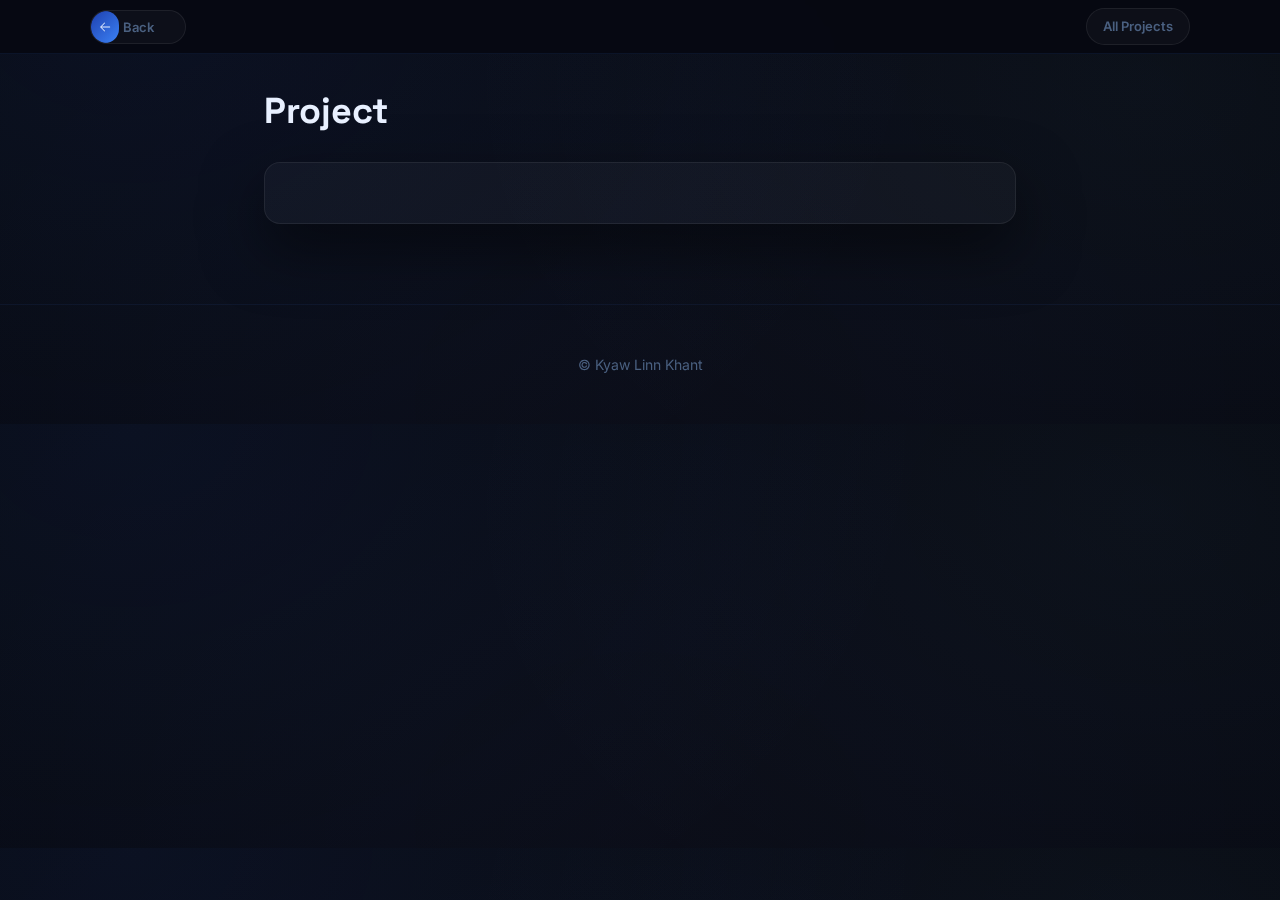
<file: project.html>
<!doctype html>
<html lang="en">
<head>
  <meta charset="utf-8" />
  <meta name="viewport" content="width=device-width, initial-scale=1" />
  <title>Project — Kyaw Linn Khant</title>
  <link rel="preconnect" href="https://fonts.googleapis.com">
  <link rel="preconnect" href="https://fonts.gstatic.com" crossorigin>
  <link href="https://fonts.googleapis.com/css2?family=Space+Grotesk:wght@400;600;700;800&family=Inter:wght@400;500;600&display=swap" rel="stylesheet">
  <style>
/* ════════════════════════════════════════════════
   Kyaw Linn Khant — Portfolio Stylesheet
   Theme: Deep Blue + Electric Blue accent
   Fonts: Space Grotesk · Inter
════════════════════════════════════════════════ */

:root {
  --bg0:     #060810;
  --bg1:     #08101e;
  --bg2:     #0c1628;
  --surface: rgba(255,255,255,.03);
  --border:  rgba(255,255,255,.07);
  --text:    #c8d8f0;
  --muted:   #4a6080;
  --blue:    #3b82f6;
  --blue-lo: rgba(59,130,246,.1);
  --blue-hi: rgba(59,130,246,.5);
  --sky:     #7dd3fc;
  --indigo:  #818cf8;

  /* skill category palette */
  --c-lang:   #7dd3fc;
  --c-ai:     #a78bfa;
  --c-robot:  #34d399;
  --c-embed:  #fb923c;
  --c-sim:    #f472b6;
  --c-devops: #60a5fa;
  --c-design: #c084fc;
  --c-soft:   #94a3b8;
}

*, *::before, *::after { box-sizing: border-box; margin: 0; padding: 0 }
html { scroll-padding-top: 114px }
body {
  font-family: 'Inter', -apple-system, system-ui, sans-serif;
  color: var(--text);
  background-color: var(--bg0);
  background-image:
    radial-gradient(ellipse 800px 600px at 10%  0%,  rgba(59,130,246,.07), transparent),
    radial-gradient(ellipse 700px 500px at 90% 20%, rgba(125,211,252,.04), transparent),
    radial-gradient(ellipse 900px 700px at 50% 95%, rgba(129,140,248,.04), transparent);
  line-height: 1.65;
  -webkit-font-smoothing: antialiased;
}
.container { max-width: 1100px; margin: 0 auto; padding: 0 24px }

/* Section spacing */
section { padding: 0 }
section[id] { scroll-margin-top: 120px }

/* Divider line between sections — skip hero */
section[id] {
  border-top: 1px solid rgba(59,130,246,.12);
}

/* h2 title: breathing room below divider */
section[id] > h2 {
  padding-top: 60px;
  margin-bottom: 32px;
}

/* Content bottom margin: gap before next divider */
section[id] > .card,
section[id] > .skills-grid,
section[id] > .grid {
  margin-bottom: 60px;
}

/* Projects section: grid + button together */
section[id] > #projects-grid {
  margin-bottom: 24px;
}
section[id] > .center {
  margin-bottom: 60px;
}

h2 {
  font-family: 'Space Grotesk', sans-serif;
  font-size: clamp(20px, 2.4vw, 26px);
  font-weight: 700;
  letter-spacing: -.02em;
  text-align: center;
  margin: 0 0 32px;
  color: #e8f0ff;
}
h2 .accent { color: var(--blue) }

/* ─── NAV ─────────────────────────────────────── */
.navwrap {
  position: sticky; top: 0; z-index: 50;
  background: rgba(6,8,16,.92);
  backdrop-filter: saturate(180%) blur(16px);
  border-bottom: 1px solid rgba(59,130,246,.1);
}
.nav { display: flex; align-items: center; justify-content: space-between; gap: 16px; padding: 8px 0 }

.brand {
  font-family: 'Space Grotesk', sans-serif;
  font-weight: 700; font-size: 15px;
  white-space: nowrap; letter-spacing: -.01em;
  color: #e8f0ff;
}

.links {
  display: flex; align-items: center; gap: 5px;
  background: #020408;
  padding: 6px; border-radius: 8px;
  height: 94px; overflow: hidden;
}
.links input[type="radio"] { display: none }

.nav-label {
  width: 70px; height: 80px;
  background: #0c1428;
  border-radius: 4px;
  display: flex; flex-direction: column; align-items: center; justify-content: space-between;
  padding: 8px 6px;
  border-top: 1px solid #162040;
  transition: all .1s linear;
  position: relative; z-index: 2;
  cursor: pointer;
}
.nav-label .back-side {
  position: absolute; top: -10px; left: 0;
  background: #0c1428;
  border-radius: 4px 4px 2px 2px;
  width: 100%; height: 14px;
  box-shadow: inset 0 5px 3px 1px rgba(0,0,0,.6), inset 0 -5px 2px 0 rgba(59,130,246,.12);
  transform: perspective(300px) rotateX(50deg);
  z-index: 1; opacity: 0;
  transition: all .1s linear;
}
.nav-label .key-text {
  color: #1e3060; font-size: 10px; font-weight: 700;
  text-transform: uppercase; letter-spacing: .05em;
  text-align: center; line-height: 1.2;
  transition: all .1s linear;
}
.nav-label .bottom-line {
  width: 100%; height: 4px; border-radius: 999px;
  background: #0c1428;
  box-shadow: 0 0 3px 0 #000;
  border-top: 1px solid #162040;
  transition: all .1s linear;
}
.nav-label:has(input:checked) .back-side,
.nav-label.active             .back-side,
.nav-label:hover               .back-side { opacity: 1 }
.nav-label:has(input:checked),
.nav-label.active,
.nav-label:hover {
  transform: perspective(200px) rotateX(-18deg);
  transform-origin: 50% 40%;
  box-shadow: inset 0 -20px 15px 0 rgba(0,0,0,.6);
  border-top: 1px solid rgba(59,130,246,.5);
  margin-top: 6px; border-radius: 0 0 4px 4px;
}
.nav-label:has(input:checked) .key-text,
.nav-label.active             .key-text,
.nav-label:hover               .key-text {
  color: var(--sky);
  text-shadow: 0 0 10px rgba(125,211,252,.8), 1px 1px 2px #000;
}
.nav-label:has(input:checked) .bottom-line,
.nav-label.active             .bottom-line,
.nav-label:hover               .bottom-line {
  background: #04080f;
  border-top-color: rgba(59,130,246,.3);
}

.hamburger { display: none; background: none; border: 0; font-size: 22px; color: #fff; cursor: pointer }
@media(max-width:900px) {
  .hamburger { display: block }
  .links {
    display: none; flex-direction: row; flex-wrap: wrap;
    position: absolute; right: 16px; top: 66px;
    background: #020408; padding: 8px; border-radius: 8px;
    border: 1px solid rgba(59,130,246,.15);
    height: auto; overflow: visible;
  }
  .links.open { display: flex }
  .nav-label { width: 62px; height: 68px }
  .nav-label .key-text { font-size: 9px }
}

/* ─── HERO ────────────────────────────────────── */
.hero {
  display: flex; align-items: center; gap: 40px;
  flex-wrap: wrap;
}
.hero-text { flex: 1; min-width: 260px }

.name-row {
  display: flex; align-items: center; gap: 24px; flex-wrap: wrap; margin-bottom: 10px;
}

.pfp {
  width: 90px; height: 90px; border-radius: 50%; flex-shrink: 0;
  object-fit: cover;
  border: 2px solid rgba(59,130,246,.35);
  box-shadow: 0 0 40px rgba(59,130,246,.12);
  background: linear-gradient(135deg, #0c1428, #121e3a);
}

.hero-text h1 {
  font-family: 'Space Grotesk', sans-serif;
  font-size: clamp(32px, 5.5vw, 54px);
  font-weight: 700; line-height: 1.0;
  letter-spacing: -.03em;
  color: #e8f0ff;
  white-space: nowrap;
}
.hero-text h1 em {
  font-style: normal;
  background: linear-gradient(95deg, var(--blue) 0%, var(--sky) 55%, var(--indigo) 100%);
  -webkit-background-clip: text; -webkit-text-fill-color: transparent;
}
.tagline {
  color: var(--muted); font-size: 15px; font-weight: 400;
  margin: 10px 0 24px; letter-spacing: .01em;
}
.cta { display: flex; gap: 14px; flex-wrap: wrap }

/* Hero keeps its own spacing */
.hero { padding: 72px 0 48px }
.loader-wrap { flex-shrink: 0; line-height: 0; margin-right: 32px }
.loader {
  width: 100px; height: 116px;
  position: relative;
  background: #e8edf8;
  border-radius: 62px 62px 0 0;
}
.loader::after {
  content: "";
  position: absolute;
  width: 62px; height: 78px;
  left: 50%; top: 16px;
  transform: translateX(-50%);
  background-image:
    radial-gradient(circle, #000 48%, transparent 55%),
    radial-gradient(circle, #000 48%, transparent 55%),
    radial-gradient(circle, #fff 30%, transparent 45%),
    radial-gradient(circle, #000 48%, transparent 51%),
    linear-gradient(#000 20px, transparent 0),
    linear-gradient(#cfecf9 60px, transparent 0),
    radial-gradient(circle, #cfecf9 50%, transparent 51%),
    radial-gradient(circle, #cfecf9 50%, transparent 51%);
  background-repeat: no-repeat;
  background-size: 10px 10px, 10px 10px, 6px 6px, 26px 26px, 7px 2px, 31px 16px, 44px 44px, 44px 44px;
  background-position: 15px 6px, 34px 6px, 22px 27px, 50% 18px, 50% 53px, 50% 31px, 50% 13px, 50% 28px;
  animation: faceLift 3s linear infinite alternate;
}
.loader::before {
  content: "";
  position: absolute;
  width: 140%; height: 78px;
  left: -20%; top: 0;
  background-image:
    radial-gradient(circle, #e8edf8 48%, transparent 50%),
    radial-gradient(circle, #e8edf8 48%, transparent 50%);
  background-repeat: no-repeat;
  background-size: 40px 40px;
  background-position: 0px 8px, 90px 8px;
  animation: earLift 3s linear infinite alternate;
}
@keyframes faceLift {
  0%   { transform: translateX(-60%) }
  100% { transform: translateX(-30%) }
}
@keyframes earLift {
  0%   { transform: translateX(10px) }
  100% { transform: translateX(0px) }
}

/* ─── BUTTONS — exact Uiverse silver, blue-tinted ─ */
.btn {
  display: inline-flex;
  align-items: center;
  justify-content: center;
  outline: none;
  cursor: pointer;
  min-width: 140px;
  height: 50px;
  padding: 0 26px;
  background-image: linear-gradient(to top, #b8c8e8 0%, #dce8ff 80%, #eaf0ff 100%);
  border-radius: 30px;
  border: 1px solid #6080b0;
  transition: all 0.2s ease;
  font-family: 'Space Grotesk', "Source Sans Pro", sans-serif;
  font-size: 14px;
  font-weight: 600;
  color: #2040a0;
  text-shadow: 0 1px rgba(255,255,255,.8);
  text-decoration: none;
  letter-spacing: .01em;
}
.btn:hover {
  box-shadow:
    0 4px 3px 1px rgba(59,130,246,.25),
    0 6px 8px rgba(59,130,246,.35),
    0 -4px 4px rgba(99,160,255,.2),
    0 -6px 4px rgba(59,130,246,.1),
    inset 0 0 3px 3px rgba(59,130,246,.2);
}
.btn:active,
.btn:focus {
  box-shadow:
    0 4px 3px 1px rgba(59,130,246,.2),
    0 6px 8px rgba(59,130,246,.3),
    0 -4px 4px rgba(99,160,255,.15),
    0 -6px 4px rgba(59,130,246,.08),
    inset 0 0 5px 3px rgba(32,64,160,.5),
    inset 0 0 30px rgba(59,130,246,.25);
}
/* all variants same look */
.btn.primary { }
.btn.ghost   { }
.btn.neutral { }

/* ─── CARDS ───────────────────────────────────── */
.card {
  background: var(--surface);
  border: 1px solid var(--border);
  border-radius: 16px;
  padding: 26px;
  box-shadow: 0 24px 60px rgba(0,0,0,.5);
}
.card p + p { margin-top: 16px }
.card strong { color: #e8f0ff }
.card em { color: var(--muted); font-style: normal }

/* ─── SKILLS ──────────────────────────────────── */
.skills-grid {
  display: grid;
  grid-template-columns: repeat(auto-fill, minmax(260px, 1fr));
  gap: 14px;
}
.skill-cat {
  border-radius: 14px;
  padding: 18px 20px;
  border: 1px solid var(--border);
  border-top-width: 2px;
  background: var(--surface);
}
.skill-cat-label {
  font-size: 10px; font-weight: 700;
  text-transform: uppercase; letter-spacing: .1em;
  margin-bottom: 12px; opacity: .75;
}
.chip-row { display: flex; flex-wrap: wrap; gap: 7px }
.chip {
  font-size: 12px; font-weight: 500;
  padding: 4px 11px; border-radius: 6px;
  border: 1px solid; white-space: nowrap;
  font-family: 'Inter', sans-serif;
  text-decoration: none;
  transition: transform .12s ease, opacity .12s;
}
.chip:hover { transform: translateY(-1px); opacity: .85 }

.cat-lang   { border-top-color: var(--c-lang) }
.cat-ai     { border-top-color: var(--c-ai) }
.cat-robot  { border-top-color: var(--c-robot) }
.cat-embed  { border-top-color: var(--c-embed) }
.cat-sim    { border-top-color: var(--c-sim) }
.cat-devops { border-top-color: var(--c-devops) }
.cat-design { border-top-color: var(--c-design) }
.cat-soft   { border-top-color: var(--c-soft) }

.cat-lang   .skill-cat-label { color: var(--c-lang) }
.cat-ai     .skill-cat-label { color: var(--c-ai) }
.cat-robot  .skill-cat-label { color: var(--c-robot) }
.cat-embed  .skill-cat-label { color: var(--c-embed) }
.cat-sim    .skill-cat-label { color: var(--c-sim) }
.cat-devops .skill-cat-label { color: var(--c-devops) }
.cat-design .skill-cat-label { color: var(--c-design) }
.cat-soft   .skill-cat-label { color: var(--c-soft) }

.cat-lang   .chip { color: var(--c-lang);   border-color: rgba(125,211,252,.22);  background: rgba(125,211,252,.06) }
.cat-ai     .chip { color: var(--c-ai);     border-color: rgba(167,139,250,.22);  background: rgba(167,139,250,.06) }
.cat-robot  .chip { color: var(--c-robot);  border-color: rgba(52,211,153,.22);   background: rgba(52,211,153,.06) }
.cat-embed  .chip { color: var(--c-embed);  border-color: rgba(251,146,60,.22);   background: rgba(251,146,60,.06) }
.cat-sim    .chip { color: var(--c-sim);    border-color: rgba(244,114,182,.22);  background: rgba(244,114,182,.06) }
.cat-devops .chip { color: var(--c-devops); border-color: rgba(96,165,250,.22);   background: rgba(96,165,250,.06) }
.cat-design .chip { color: var(--c-design); border-color: rgba(192,132,252,.22);  background: rgba(192,132,252,.06) }
.cat-soft   .chip { color: var(--c-soft);   border-color: rgba(148,163,184,.22);   background: rgba(148,163,184,.06) }

/* ─── PROJECTS ────────────────────────────────── */
.grid { display: grid; grid-template-columns: repeat(1, minmax(0,1fr)); gap: 16px }
@media(min-width:700px)  { .grid { grid-template-columns: repeat(2, minmax(0,1fr)) } }
@media(min-width:980px)  { .grid { grid-template-columns: repeat(3, minmax(0,1fr)) } }
.proj {
  display: flex; flex-direction: column;
  background: #08101e; border-radius: 14px; overflow: hidden;
  border: 1px solid var(--border); text-decoration: none; color: inherit;
  transition: border-color .2s, transform .2s;
}
.proj:hover { border-color: rgba(59,130,246,.3); transform: translateY(-2px) }
.thumbwrap { position: relative; height: 0; padding-top: 65%; background: rgba(0,0,0,.3) }
.thumb { position: absolute; inset: 0; width: 100%; height: 100%; object-fit: cover }
.thumb-placeholder {
  position: absolute; inset: 0;
  background: linear-gradient(135deg, #081018, #0e1a2e);
  display: flex; align-items: center; justify-content: center;
}
.proj .caption { flex: 0 0 auto; padding: 14px 16px; min-height: 100px; border-top: 1px solid var(--border) }
.meta .title { font-size: 14px; font-weight: 600; color: #c8d8f0; margin-bottom: 4px }
.proj .desc { font-size: 12px; color: var(--muted); margin-bottom: 8px }
.badge { font-size: 11px; padding: 3px 8px; border-radius: 5px; background: rgba(59,130,246,.07); border: 1px solid rgba(59,130,246,.2); color: #4a80d0; margin-right: 4px }
#projects-grid .proj.hidden { display: none }
.center { text-align: center }

/* ─── MISC ────────────────────────────────────── */
.profile-link { color: var(--sky); font-weight: 600; text-decoration: none }
.profile-link:hover { text-decoration: underline }
footer { padding: 48px 0; color: var(--muted); text-align: center; border-top: 1px solid rgba(59,130,246,.08); font-size: 14px }

/* ─── EXPERIENCE ENTRIES ─────────────────────── */
.exp-header {
  display: flex; justify-content: space-between; align-items: flex-start; gap: 16px; flex-wrap: wrap;
}
.exp-date {
  font-size: 12px; font-weight: 600; color: var(--blue);
  background: rgba(59,130,246,.08); border: 1px solid rgba(59,130,246,.2);
  padding: 3px 10px; border-radius: 20px; white-space: nowrap; flex-shrink: 0;
}
.exp-bullets {
  list-style: none; margin-top: 10px; display: flex; flex-direction: column; gap: 6px;
}
.exp-bullets li {
  font-size: 13px; color: var(--muted); padding-left: 16px; position: relative; line-height: 1.6;
}
.exp-bullets li::before {
  content: '▸'; position: absolute; left: 0; color: var(--blue); font-size: 11px; top: 2px;
}

/* ─── CERTIFICATIONS ─────────────────────────── */
.cert-grid {
  display: grid; grid-template-columns: repeat(auto-fill, minmax(240px, 1fr)); gap: 14px;
  margin-bottom: 60px;
}
.cert-card {
  display: flex; gap: 14px; align-items: flex-start;
  background: var(--surface); border: 1px solid var(--border);
  border-left: 3px solid var(--blue); border-radius: 12px; padding: 16px 18px;
}
.cert-icon { font-size: 24px; flex-shrink: 0; margin-top: 2px; }
.cert-icon-badge {
  flex-shrink: 0;
  width: 40px; height: 40px;
  border-radius: 8px;
  background: rgba(59,130,246,.1);
  border: 1px solid rgba(59,130,246,.25);
  color: var(--sky);
  font-size: 11px; font-weight: 800; letter-spacing: .03em;
  display: flex; align-items: center; justify-content: center;
  margin-top: 2px;
}
.cert-title { font-size: 14px; font-weight: 600; color: #e8f0ff; margin-bottom: 4px; }
.cert-sub { font-size: 12px; color: var(--muted); line-height: 1.5; }
.cert-verify {
  display: inline-block; margin-top: 8px; font-size: 11px; font-weight: 600;
  color: var(--sky); text-decoration: none;
}
.cert-verify:hover { text-decoration: underline; }

/* ─── SOFT SKILLS ────────────────────────────── */
.soft-grid {
  display: grid; grid-template-columns: repeat(auto-fill, minmax(220px, 1fr)); gap: 14px;
  margin-bottom: 60px;
}
.soft-card {
  background: var(--surface); border: 1px solid var(--border);
  border-radius: 14px; padding: 20px 18px; text-align: center;
  transition: border-color .2s, transform .2s;
}
.soft-card:hover { border-color: rgba(59,130,246,.3); transform: translateY(-2px); }
.soft-icon { font-size: 28px; margin-bottom: 10px; }
.soft-label { font-size: 14px; font-weight: 700; color: #e8f0ff; margin-bottom: 6px; }
.soft-desc { font-size: 12px; color: var(--muted); line-height: 1.6; }

/* ════════════════════════════════════════════════
   PROJECT DETAIL PAGE
════════════════════════════════════════════════ */

/* Back button */
.back-btn {
  font-size: 13px; font-weight: 600; color: var(--sky);
  text-decoration: none; padding: 6px 14px;
  border: 1px solid rgba(125,211,252,.25);
  border-radius: 20px; background: rgba(125,211,252,.06);
  transition: background .2s, border-color .2s;
}
.back-btn:hover { background: rgba(125,211,252,.12); border-color: rgba(125,211,252,.45); }

.linkpill {
  font-size: 13px; font-weight: 600; color: var(--muted);
  text-decoration: none; padding: 7px 16px;
  border: 1px solid var(--border); border-radius: 20px;
  background: var(--surface);
  transition: color .2s, border-color .2s;
}
.linkpill:hover { color: var(--sky); border-color: rgba(125,211,252,.35); }

/* Hero cover image */
.p-hero {
  width: 100%; max-height: 420px; object-fit: cover;
  border-radius: 16px; margin-bottom: 20px;
  border: 1px solid var(--border);
  box-shadow: 0 16px 48px rgba(0,0,0,.45);
}

/* Tag row */
.tagrow { display: flex; flex-wrap: wrap; gap: 8px; }

/* Project detail layout */
.project-detail { padding-top: 36px; padding-bottom: 80px; max-width: 800px; }
.project-detail h1 {
  font-family: 'Space Grotesk', sans-serif;
  font-size: clamp(22px, 4vw, 36px);
  font-weight: 800; color: #e8f0ff; line-height: 1.2;
  margin-bottom: 6px;
}
.project-detail .card { margin-top: 0; }

/* Section headings inside card */
.p-section h3 {
  font-family: 'Space Grotesk', sans-serif;
  font-size: 15px; font-weight: 700;
  color: var(--sky); margin-bottom: 10px;
  padding-bottom: 6px;
  border-bottom: 1px solid rgba(125,211,252,.15);
}

/* Rich text content */
.project-description p { margin-bottom: 10px; line-height: 1.75; color: var(--text); }
.project-description ul { padding-left: 20px; margin-bottom: 10px; }
.project-description li { margin-bottom: 5px; line-height: 1.7; color: var(--muted); }
.project-description strong { color: #e0ecff; }
.project-description code {
  background: rgba(59,130,246,.1); border: 1px solid rgba(59,130,246,.2);
  border-radius: 4px; padding: 1px 5px; font-size: 12px; color: var(--sky);
}

/* CAD / image grid */
.cad-grid {
  display: grid;
  grid-template-columns: repeat(auto-fill, minmax(200px, 1fr));
  gap: 12px; margin-top: 12px;
}
.cad-grid figure { margin: 0; }
.cad-grid img {
  width: 100%; border-radius: 10px;
  border: 1px solid var(--border);
  background: var(--surface);
}
.cad-grid figcaption {
  font-size: 11px; color: var(--muted);
  text-align: center; margin-top: 5px;
}

</style>
  <style>
    /* ── Project-page only ── */
    .p-meta { display:flex; gap:10px; align-items:center; margin:8px 0 20px; flex-wrap:wrap }

    .p-status {
      font-size:11px; font-weight:700; padding:4px 12px; border-radius:999px; letter-spacing:.04em;
      background:rgba(255,255,255,.06); border:1px solid rgba(255,255,255,.12); color:#ecf2ff;
    }
    .p-status.complete   { background:rgba(34,197,94,.12);  border-color:rgba(34,197,94,.45);  color:#4ade80 }
    .p-status.inprogress { background:rgba(96,165,250,.12); border-color:rgba(96,165,250,.45); color:#7dd3fc }
    .p-status.draft      { background:rgba(250,204,21,.12); border-color:rgba(250,204,21,.45); color:#fde68a }

    .p-section { margin: 24px 0 }
    .p-section h3 {
      font-family:'Space Grotesk',sans-serif;
      font-size:14px; font-weight:700; color:var(--sky);
      margin-bottom:12px; padding-bottom:8px;
      border-bottom:1px solid rgba(125,211,252,.15);
    }
    .p-section img {
      width:100%; height:auto; border-radius:12px;
      margin:10px 0; border:1px solid rgba(255,255,255,.08);
    }

    /* YouTube embed */
    .yt-wrap {
      position:relative; width:100%; padding-top:56.25%;
      border-radius:14px; overflow:hidden;
      background:rgba(255,255,255,.04);
      border:1px solid rgba(255,255,255,.08);
      box-shadow:0 12px 40px rgba(0,0,0,.4);
      margin-bottom:16px;
    }
    .yt-wrap iframe { position:absolute; inset:0; width:100%; height:100%; border:0 }

    /* Gallery grid */
    .gallery { display:grid; gap:10px; grid-template-columns:repeat(2,minmax(0,1fr)); margin-top:12px }
    @media(min-width:860px){ .gallery{ grid-template-columns:repeat(3,minmax(0,1fr)) } }
    .gallery img {
      width:100%; height:auto; display:block; border-radius:12px;
      border:1px solid rgba(255,255,255,.08); background:rgba(255,255,255,.04);
    }

    /* CAD grid */
    .cad-grid {
      display:grid; grid-template-columns:repeat(auto-fill,minmax(200px,1fr));
      gap:12px; margin-top:12px;
    }
    .cad-grid figure { margin:0 }
    .cad-grid img { width:100%; border-radius:10px; border:1px solid var(--border); background:var(--surface) }
    .cad-grid figcaption { font-size:11px; color:var(--muted); text-align:center; margin-top:5px }

    /* Rich text */
    .project-description p  { margin-bottom:10px; line-height:1.75; color:var(--text) }
    .project-description ul { padding-left:20px; margin-bottom:10px }
    .project-description li { margin-bottom:5px; line-height:1.7; color:var(--muted) }
    .project-description strong { color:#e0ecff }
    .project-description em    { color:var(--sky) }
    .project-description code  {
      background:rgba(59,130,246,.1); border:1px solid rgba(59,130,246,.2);
      border-radius:4px; padding:1px 5px; font-size:12px; color:var(--sky);
    }

    /* ─── Uiverse Back Button (pill-sized, themed) ── */
    .uiv-back {
      background: var(--surface);
      font-family: 'Inter', sans-serif;
      font-size: 13px;
      font-weight: 600;
      padding: 0;
      width: 96px;
      height: 34px;
      border-radius: 20px;
      border: 1px solid var(--border);
      position: relative;
      cursor: pointer;
      overflow: hidden;
      flex-shrink: 0;
      letter-spacing: .01em;
      transition: border-color .2s;
      display: inline-flex;
      align-items: center;
    }
    .uiv-back:hover { border-color: rgba(125,211,252,.35); }
    .uiv-back__slide {
      background: linear-gradient(135deg, #1e40af 0%, #3b82f6 100%);
      border-radius: 20px;
      height: 100%;
      width: 28px;
      display: flex;
      align-items: center;
      justify-content: center;
      position: absolute;
      left: 0; top: 0;
      z-index: 10;
      transition: width 0.4s cubic-bezier(.4,0,.2,1);
    }
    .uiv-back:hover .uiv-back__slide { width: 100% }
    .uiv-back__slide svg { width: 14px; height: 14px }
    .uiv-back__slide svg path { fill: #e8f0ff }
    .uiv-back__label {
      position: relative;
      z-index: 1;
      margin: 0;
      padding-left: 32px;
      pointer-events: none;
      color: var(--muted);
      transition: color .2s;
      white-space: nowrap;
    }
    .uiv-back:hover .uiv-back__label { color: var(--sky) }

    /* Detail layout */
    .project-detail { padding-top:36px; padding-bottom:80px; max-width:800px }
    .project-detail h1 {
      font-family:'Space Grotesk',sans-serif;
      font-size:clamp(22px,4vw,36px); font-weight:800;
      color:#e8f0ff; line-height:1.2; margin-bottom:6px;
    }
  </style>
</head>
<body>

  <header class="navwrap">
    <div class="nav container">
      <button
          class="uiv-back"
          type="button"
          onclick="history.length > 1 ? history.back() : (window.location.href='index.html')"
        >
          <div class="uiv-back__slide">
            <svg xmlns="http://www.w3.org/2000/svg" viewBox="0 0 1024 1024" height="25px" width="25px">
              <path d="M224 480h640a32 32 0 1 1 0 64H224a32 32 0 0 1 0-64z" fill="#000000"></path>
              <path d="m237.248 512 265.408 265.344a32 32 0 0 1-45.312 45.312l-288-288a32 32 0 0 1 0-45.312l288-288a32 32 0 1 1 45.312 45.312L237.248 512z" fill="#000000"></path>
            </svg>
          </div>
          <p class="uiv-back__label">Back</p>
        </button>
        <a class="linkpill" href="index.html#projects">All Projects</a>
    </div>
  </header>

  <main class="container project-detail">
    <h1 id="p-title">Project</h1>

    <div class="p-meta">
      <div id="p-status" class="p-status" style="display:none"></div>
      <div id="p-tags" class="tagrow"></div>
    </div>

    <img id="p-img" alt="" class="p-hero" style="display:none" />

    <div class="card">
      <p id="p-desc" style="font-size:15px;line-height:1.8;color:var(--text);margin-bottom:8px"></p>
      <div id="p-sections"></div>
      <div id="p-media" class="media" style="display:none"></div>
    </div>
  </main>

  <footer>© <span id="y"></span> Kyaw Linn Khant</footer>

  <script src="projects.js"></script>
  <script>
  // ── scroll-reveal on project detail page ──
  (function () {
    const style = document.createElement('style');
    style.textContent = `
      .reveal { opacity: 0; transform: translateY(24px); transition: opacity .5s ease, transform .5s ease; }
      .reveal.visible { opacity: 1; transform: none; }
    `;
    document.head.appendChild(style);
    const io = new IntersectionObserver((entries) => {
      entries.forEach(e => {
        if (e.isIntersecting) { e.target.classList.add('visible'); io.unobserve(e.target); }
      });
    }, { threshold: 0.06 });
    // run after projects.js populates the DOM
    setTimeout(() => {
      document.querySelectorAll('.card, .p-section, .cad-grid figure').forEach(el => {
        el.classList.add('reveal');
        io.observe(el);
      });
    }, 80);
  })();
  </script>
</body>
</html>
</file>
<file: Downloads/my_portfolio-main/style.css>
/* ════════════════════════════════════════════════
   Kyaw Linn Khant — Portfolio Stylesheet
   Theme: Deep Blue + Electric Blue accent
   Fonts: Space Grotesk · Inter
════════════════════════════════════════════════ */

:root {
  --bg0:     #080d18;
  --bg1:     #0c1428;
  --bg2:     #101d38;
  --surface: rgba(255,255,255,.04);
  --border:  rgba(74,144,232,.14);
  --text:    #c8d8f4;
  --muted:   #4a6090;
  --blue:    #4a90e8;
  --blue-lo: rgba(74,144,232,.1);
  --blue-hi: rgba(74,144,232,.5);
  --sky:     #7ec8f8;
  --indigo:  #6aa8f0;

  /* skill category palette */
  --c-lang:   #7ec8f8;
  --c-ai:     #a0c8ff;
  --c-robot:  #34d399;
  --c-embed:  #fb923c;
  --c-sim:    #f472b6;
  --c-devops: #60a5fa;
  --c-design: #c084fc;
  --c-soft:   #94a3b8;
}

*, *::before, *::after { box-sizing: border-box; margin: 0; padding: 0 }
html { scroll-padding-top: 114px }
body {
  font-family: 'Inter', -apple-system, system-ui, sans-serif;
  color: var(--text);
  background-color: var(--bg0);
  background-image:
    radial-gradient(ellipse 800px 600px at 10%  0%,  rgba(74,144,232,.09), transparent),
    radial-gradient(ellipse 700px 500px at 90% 20%, rgba(126,200,248,.05), transparent),
    radial-gradient(ellipse 900px 700px at 50% 95%, rgba(167,139,250,.06), transparent);
  line-height: 1.65;
  -webkit-font-smoothing: antialiased;
}
.container { max-width: 1100px; margin: 0 auto; padding: 0 24px }

/* Section spacing */
section { padding: 0 }
section[id] { scroll-margin-top: 120px }

/* Divider line between sections — skip hero */
section[id] {
  border-top: 1px solid rgba(74,144,232,.12);
}

/* h2 title: breathing room below divider */
section[id] > h2 {
  padding-top: 60px;
  margin-bottom: 32px;
}

/* Content bottom margin: gap before next divider */
section[id] > .card,
section[id] > .skills-grid,
section[id] > .grid {
  margin-bottom: 60px;
}

/* Projects section: grid + button together */
section[id] > #projects-grid {
  margin-bottom: 24px;
}
section[id] > .center {
  margin-bottom: 60px;
}

h2 {
  font-family: 'Space Grotesk', sans-serif;
  font-size: clamp(20px, 2.4vw, 26px);
  font-weight: 700;
  letter-spacing: -.02em;
  text-align: center;
  margin: 0 0 32px;
  color: #e8f0ff;
}
h2 .accent { color: var(--blue) }

/* ─── NAV ─────────────────────────────────────── */
.navwrap {
  position: sticky; top: 0; z-index: 50;
  background: rgba(6,8,16,.92);
  backdrop-filter: saturate(180%) blur(16px);
  border-bottom: 1px solid rgba(74,144,232,.1);
}
.nav { display: flex; align-items: center; justify-content: space-between; gap: 16px; padding: 8px 0 }

.brand {
  font-family: 'Space Grotesk', sans-serif;
  font-weight: 700; font-size: 15px;
  white-space: nowrap; letter-spacing: -.01em;
  color: #e8f0ff;
}

.links {
  display: flex; align-items: center; gap: 5px;
  background: #020408;
  padding: 6px; border-radius: 8px;
  height: 94px; overflow: hidden;
}
.links input[type="radio"] { display: none }

.nav-label {
  width: 70px; height: 80px;
  background: #0c1428;
  border-radius: 4px;
  display: flex; flex-direction: column; align-items: center; justify-content: space-between;
  padding: 8px 6px;
  border-top: 1px solid #162040;
  transition: all .1s linear;
  position: relative; z-index: 2;
  cursor: pointer;
}
.nav-label .back-side {
  position: absolute; top: -10px; left: 0;
  background: #0c1428;
  border-radius: 4px 4px 2px 2px;
  width: 100%; height: 14px;
  box-shadow: inset 0 5px 3px 1px rgba(0,0,0,.6), inset 0 -5px 2px 0 rgba(74,144,232,.12);
  transform: perspective(300px) rotateX(50deg);
  z-index: 1; opacity: 0;
  transition: all .1s linear;
}
.nav-label .key-text {
  color: #1e3060; font-size: 10px; font-weight: 700;
  text-transform: uppercase; letter-spacing: .05em;
  text-align: center; line-height: 1.2;
  transition: all .1s linear;
}
.nav-label .bottom-line {
  width: 100%; height: 4px; border-radius: 999px;
  background: #0c1428;
  box-shadow: 0 0 3px 0 #000;
  border-top: 1px solid #162040;
  transition: all .1s linear;
}
.nav-label:has(input:checked) .back-side,
.nav-label.active             .back-side,
.nav-label:hover               .back-side { opacity: 1 }
.nav-label:has(input:checked),
.nav-label.active,
.nav-label:hover {
  transform: perspective(200px) rotateX(-18deg);
  transform-origin: 50% 40%;
  box-shadow: inset 0 -20px 15px 0 rgba(0,0,0,.6);
  border-top: 1px solid rgba(74,144,232,.5);
  margin-top: 6px; border-radius: 0 0 4px 4px;
}
.nav-label:has(input:checked) .key-text,
.nav-label.active             .key-text,
.nav-label:hover               .key-text {
  color: var(--sky);
  text-shadow: 0 0 10px rgba(126,200,248,.8), 1px 1px 2px #000;
}
.nav-label:has(input:checked) .bottom-line,
.nav-label.active             .bottom-line,
.nav-label:hover               .bottom-line {
  background: #04080f;
  border-top-color: rgba(74,144,232,.3);
}

.hamburger { display: none; background: none; border: 0; font-size: 22px; color: #fff; cursor: pointer }
@media(max-width:900px) {
  .hamburger { display: block }
  .links {
    display: none; flex-direction: row; flex-wrap: wrap;
    position: absolute; right: 16px; top: 66px;
    background: #020408; padding: 8px; border-radius: 8px;
    border: 1px solid rgba(74,144,232,.15);
    height: auto; overflow: visible;
  }
  .links.open { display: flex }
  .nav-label { width: 62px; height: 68px }
  .nav-label .key-text { font-size: 9px }
}

/* ─── HERO ────────────────────────────────────── */
.hero {
  display: flex; align-items: center; gap: 40px;
  flex-wrap: wrap;
}
.hero-text { flex: 1; min-width: 260px }

.name-row {
  display: flex; align-items: center; gap: 24px; flex-wrap: wrap; margin-bottom: 10px;
}

.pfp {
  width: 90px; height: 90px; border-radius: 50%; flex-shrink: 0;
  object-fit: cover;
  border: 2px solid rgba(74,144,232,.35);
  box-shadow: 0 0 40px rgba(74,144,232,.12);
  background: linear-gradient(135deg, #0c1428, #121e3a);
}

.hero-text h1 {
  font-family: 'Space Grotesk', sans-serif;
  font-size: clamp(32px, 5.5vw, 54px);
  font-weight: 700; line-height: 1.0;
  letter-spacing: -.03em;
  color: #e8f0ff;
  white-space: nowrap;
}
.hero-text h1 em {
  font-style: normal;
  background: linear-gradient(95deg, var(--blue) 0%, var(--sky) 55%, var(--indigo) 100%);
  -webkit-background-clip: text; -webkit-text-fill-color: transparent;
}
.tagline {
  color: var(--muted); font-size: 15px; font-weight: 400;
  margin: 10px 0 24px; letter-spacing: .01em;
}
.cta { display: flex; gap: 14px; flex-wrap: wrap }

/* Hero keeps its own spacing */
.hero { padding: 72px 0 48px }
.loader-wrap { flex-shrink: 0; line-height: 0; margin-right: 32px }
.loader {
  width: 100px; height: 116px;
  position: relative;
  background: #e8edf8;
  border-radius: 62px 62px 0 0;
}
.loader::after {
  content: "";
  position: absolute;
  width: 62px; height: 78px;
  left: 50%; top: 16px;
  transform: translateX(-50%);
  background-image:
    radial-gradient(circle, #000 48%, transparent 55%),
    radial-gradient(circle, #000 48%, transparent 55%),
    radial-gradient(circle, #fff 30%, transparent 45%),
    radial-gradient(circle, #000 48%, transparent 51%),
    linear-gradient(#000 20px, transparent 0),
    linear-gradient(#cfecf9 60px, transparent 0),
    radial-gradient(circle, #cfecf9 50%, transparent 51%),
    radial-gradient(circle, #cfecf9 50%, transparent 51%);
  background-repeat: no-repeat;
  background-size: 10px 10px, 10px 10px, 6px 6px, 26px 26px, 7px 2px, 31px 16px, 44px 44px, 44px 44px;
  background-position: 15px 6px, 34px 6px, 22px 27px, 50% 18px, 50% 53px, 50% 31px, 50% 13px, 50% 28px;
  animation: faceLift 3s linear infinite alternate;
}
.loader::before {
  content: "";
  position: absolute;
  width: 140%; height: 78px;
  left: -20%; top: 0;
  background-image:
    radial-gradient(circle, #e8edf8 48%, transparent 50%),
    radial-gradient(circle, #e8edf8 48%, transparent 50%);
  background-repeat: no-repeat;
  background-size: 40px 40px;
  background-position: 0px 8px, 90px 8px;
  animation: earLift 3s linear infinite alternate;
}
@keyframes faceLift {
  0%   { transform: translateX(-60%) }
  100% { transform: translateX(-30%) }
}
@keyframes earLift {
  0%   { transform: translateX(10px) }
  100% { transform: translateX(0px) }
}

/* ─── BUTTONS — exact Uiverse silver, blue-tinted ─ */
.btn {
  display: inline-flex;
  align-items: center;
  justify-content: center;
  outline: none;
  cursor: pointer;
  min-width: 140px;
  height: 50px;
  padding: 0 26px;
  background-image: linear-gradient(to top, #b8c8e8 0%, #dce8ff 80%, #eaf0ff 100%);
  border-radius: 30px;
  border: 1px solid #6080b0;
  transition: all 0.2s ease;
  font-family: 'Space Grotesk', "Source Sans Pro", sans-serif;
  font-size: 14px;
  font-weight: 600;
  color: #2040a0;
  text-shadow: 0 1px rgba(255,255,255,.8);
  text-decoration: none;
  letter-spacing: .01em;
}
.btn:hover {
  box-shadow:
    0 4px 3px 1px rgba(74,144,232,.25),
    0 6px 8px rgba(74,144,232,.35),
    0 -4px 4px rgba(99,160,255,.2),
    0 -6px 4px rgba(74,144,232,.1),
    inset 0 0 3px 3px rgba(74,144,232,.2);
}
.btn:active,
.btn:focus {
  box-shadow:
    0 4px 3px 1px rgba(74,144,232,.2),
    0 6px 8px rgba(74,144,232,.3),
    0 -4px 4px rgba(99,160,255,.15),
    0 -6px 4px rgba(74,144,232,.08),
    inset 0 0 5px 3px rgba(32,64,160,.5),
    inset 0 0 30px rgba(74,144,232,.25);
}
/* all variants same look */
.btn.primary { }
.btn.ghost   { }
.btn.neutral { }

/* ─── CARDS ───────────────────────────────────── */
.card {
  background: var(--surface);
  border: 1px solid var(--border);
  border-radius: 16px;
  padding: 26px;
  box-shadow: 0 24px 60px rgba(0,0,0,.5);
}
.card p + p { margin-top: 16px }
.card strong { color: #e8f0ff }
.card em { color: var(--muted); font-style: normal }

/* ─── SKILLS ──────────────────────────────────── */
.skills-grid {
  display: grid;
  grid-template-columns: repeat(auto-fill, minmax(260px, 1fr));
  gap: 14px;
}
.skill-cat {
  border-radius: 14px;
  padding: 18px 20px;
  border: 1px solid var(--border);
  border-top-width: 2px;
  background: var(--surface);
}
.skill-cat-label {
  font-size: 10px; font-weight: 700;
  text-transform: uppercase; letter-spacing: .1em;
  margin-bottom: 12px; opacity: .75;
}
.chip-row { display: flex; flex-wrap: wrap; gap: 7px }
.chip {
  font-size: 12px; font-weight: 500;
  padding: 4px 11px; border-radius: 6px;
  border: 1px solid; white-space: nowrap;
  font-family: 'Inter', sans-serif;
  text-decoration: none;
  transition: transform .12s ease, opacity .12s;
}
.chip:hover { transform: translateY(-1px); opacity: .85 }

.cat-lang   { border-top-color: var(--c-lang) }
.cat-ai     { border-top-color: var(--c-ai) }
.cat-robot  { border-top-color: var(--c-robot) }
.cat-embed  { border-top-color: var(--c-embed) }
.cat-sim    { border-top-color: var(--c-sim) }
.cat-devops { border-top-color: var(--c-devops) }
.cat-design { border-top-color: var(--c-design) }
.cat-soft   { border-top-color: var(--c-soft) }

.cat-lang   .skill-cat-label { color: var(--c-lang) }
.cat-ai     .skill-cat-label { color: var(--c-ai) }
.cat-robot  .skill-cat-label { color: var(--c-robot) }
.cat-embed  .skill-cat-label { color: var(--c-embed) }
.cat-sim    .skill-cat-label { color: var(--c-sim) }
.cat-devops .skill-cat-label { color: var(--c-devops) }
.cat-design .skill-cat-label { color: var(--c-design) }
.cat-soft   .skill-cat-label { color: var(--c-soft) }

.cat-lang   .chip { color: var(--c-lang);   border-color: rgba(126,200,248,.22);  background: rgba(126,200,248,.06) }
.cat-ai     .chip { color: var(--c-ai);     border-color: rgba(167,139,250,.22);  background: rgba(167,139,250,.06) }
.cat-robot  .chip { color: var(--c-robot);  border-color: rgba(52,211,153,.22);   background: rgba(52,211,153,.06) }
.cat-embed  .chip { color: var(--c-embed);  border-color: rgba(251,146,60,.22);   background: rgba(251,146,60,.06) }
.cat-sim    .chip { color: var(--c-sim);    border-color: rgba(244,114,182,.22);  background: rgba(244,114,182,.06) }
.cat-devops .chip { color: var(--c-devops); border-color: rgba(96,165,250,.22);   background: rgba(96,165,250,.06) }
.cat-design .chip { color: var(--c-design); border-color: rgba(192,132,252,.22);  background: rgba(192,132,252,.06) }
.cat-soft   .chip { color: var(--c-soft);   border-color: rgba(148,163,184,.22);   background: rgba(148,163,184,.06) }

/* ─── PROJECTS ────────────────────────────────── */
.grid { display: grid; grid-template-columns: repeat(1, minmax(0,1fr)); gap: 16px }
@media(min-width:700px)  { .grid { grid-template-columns: repeat(2, minmax(0,1fr)) } }
@media(min-width:980px)  { .grid { grid-template-columns: repeat(3, minmax(0,1fr)) } }
.proj {
  display: flex; flex-direction: column;
  background: #08101e; border-radius: 14px; overflow: hidden;
  border: 1px solid var(--border); text-decoration: none; color: inherit;
  transition: border-color .2s, transform .2s;
}
.proj:hover { border-color: rgba(74,144,232,.3); transform: translateY(-2px) }
.thumbwrap { position: relative; height: 0; padding-top: 65%; background: rgba(0,0,0,.3) }
.thumb { position: absolute; inset: 0; width: 100%; height: 100%; object-fit: cover }
.thumb-placeholder {
  position: absolute; inset: 0;
  background: linear-gradient(135deg, #081018, #0e1a2e);
  display: flex; align-items: center; justify-content: center;
}
.proj .caption { flex: 0 0 auto; padding: 14px 16px; min-height: 100px; border-top: 1px solid var(--border) }
.meta .title { font-size: 14px; font-weight: 600; color: #c8d8f0; margin-bottom: 4px }
.proj .desc { font-size: 12px; color: var(--muted); margin-bottom: 8px }
.badge { font-size: 11px; padding: 3px 8px; border-radius: 5px; background: rgba(74,144,232,.07); border: 1px solid rgba(74,144,232,.2); color: #4a80d0; margin-right: 4px }
#projects-grid .proj.hidden { display: none }
.center { text-align: center }

/* ─── MISC ────────────────────────────────────── */
.profile-link { color: var(--sky); font-weight: 600; text-decoration: none }
.profile-link:hover { text-decoration: underline }
footer { padding: 48px 0; color: var(--muted); text-align: center; border-top: 1px solid rgba(74,144,232,.08); font-size: 14px }

/* ─── EXPERIENCE ENTRIES ─────────────────────── */
.exp-header {
  display: flex; justify-content: space-between; align-items: flex-start; gap: 16px; flex-wrap: wrap;
}
.exp-date {
  font-size: 12px; font-weight: 600; color: var(--blue);
  background: rgba(74,144,232,.08); border: 1px solid rgba(74,144,232,.2);
  padding: 3px 10px; border-radius: 20px; white-space: nowrap; flex-shrink: 0;
}
.exp-bullets {
  list-style: none; margin-top: 10px; display: flex; flex-direction: column; gap: 6px;
}
.exp-bullets li {
  font-size: 13px; color: var(--muted); padding-left: 16px; position: relative; line-height: 1.6;
}
.exp-bullets li::before {
  content: '▸'; position: absolute; left: 0; color: var(--blue); font-size: 11px; top: 2px;
}

/* ─── CERTIFICATIONS ─────────────────────────── */
.cert-grid {
  display: grid; grid-template-columns: repeat(auto-fill, minmax(240px, 1fr)); gap: 14px;
  margin-bottom: 60px;
}
.cert-card {
  display: flex; gap: 14px; align-items: flex-start;
  background: var(--surface); border: 1px solid var(--border);
  border-left: 3px solid var(--blue); border-radius: 12px; padding: 16px 18px;
}
.cert-icon { font-size: 24px; flex-shrink: 0; margin-top: 2px; }
.cert-icon-badge {
  flex-shrink: 0;
  width: 40px; height: 40px;
  border-radius: 8px;
  background: rgba(74,144,232,.1);
  border: 1px solid rgba(74,144,232,.25);
  color: var(--sky);
  font-size: 11px; font-weight: 800; letter-spacing: .03em;
  display: flex; align-items: center; justify-content: center;
  margin-top: 2px;
}
.cert-title { font-size: 14px; font-weight: 600; color: #e8f0ff; margin-bottom: 4px; }
.cert-sub { font-size: 12px; color: var(--muted); line-height: 1.5; }
.cert-verify {
  display: inline-block; margin-top: 8px; font-size: 11px; font-weight: 600;
  color: var(--sky); text-decoration: none;
}
.cert-verify:hover { text-decoration: underline; }

/* ─── SOFT SKILLS ────────────────────────────── */
.soft-grid {
  display: grid; grid-template-columns: repeat(auto-fill, minmax(220px, 1fr)); gap: 14px;
  margin-bottom: 60px;
}
.soft-card {
  background: var(--surface); border: 1px solid var(--border);
  border-radius: 14px; padding: 20px 18px; text-align: center;
  transition: border-color .2s, transform .2s;
}
.soft-card:hover { border-color: rgba(74,144,232,.3); transform: translateY(-2px); }
.soft-icon { font-size: 28px; margin-bottom: 10px; }
.soft-label { font-size: 14px; font-weight: 700; color: #e8f0ff; margin-bottom: 6px; }
.soft-desc { font-size: 12px; color: var(--muted); line-height: 1.6; }

/* ════════════════════════════════════════════════
   PROJECT DETAIL PAGE
════════════════════════════════════════════════ */

/* Back button */
.back-btn {
  font-size: 13px; font-weight: 600; color: var(--sky);
  text-decoration: none; padding: 6px 14px;
  border: 1px solid rgba(126,200,248,.25);
  border-radius: 20px; background: rgba(126,200,248,.06);
  transition: background .2s, border-color .2s;
}
.back-btn:hover { background: rgba(126,200,248,.12); border-color: rgba(126,200,248,.45); }

.linkpill {
  font-size: 12px; font-weight: 600; color: var(--muted);
  text-decoration: none; padding: 5px 12px;
  border: 1px solid var(--border); border-radius: 20px;
  background: var(--surface);
  transition: color .2s, border-color .2s;
}
.linkpill:hover { color: var(--sky); border-color: rgba(126,200,248,.35); }

/* Hero cover image */
.p-hero {
  width: 100%; max-height: 420px; object-fit: cover;
  border-radius: 16px; margin-bottom: 20px;
  border: 1px solid var(--border);
  box-shadow: 0 16px 48px rgba(0,0,0,.45);
}

/* Tag row */
.tagrow { display: flex; flex-wrap: wrap; gap: 8px; }

/* Project detail layout */
.project-detail { padding-top: 36px; padding-bottom: 80px; max-width: 800px; }
.project-detail h1 {
  font-family: 'Space Grotesk', sans-serif;
  font-size: clamp(22px, 4vw, 36px);
  font-weight: 800; color: #e8f0ff; line-height: 1.2;
  margin-bottom: 6px;
}
.project-detail .card { margin-top: 0; }

/* Section headings inside card */
.p-section h3 {
  font-family: 'Space Grotesk', sans-serif;
  font-size: 15px; font-weight: 700;
  color: var(--sky); margin-bottom: 10px;
  padding-bottom: 6px;
  border-bottom: 1px solid rgba(126,200,248,.15);
}

/* Rich text content */
.project-description p { margin-bottom: 10px; line-height: 1.75; color: var(--text); }
.project-description ul { padding-left: 20px; margin-bottom: 10px; }
.project-description li { margin-bottom: 5px; line-height: 1.7; color: var(--muted); }
.project-description strong { color: #e0ecff; }
.project-description code {
  background: rgba(74,144,232,.1); border: 1px solid rgba(74,144,232,.2);
  border-radius: 4px; padding: 1px 5px; font-size: 12px; color: var(--sky);
}

/* CAD / image grid */
.cad-grid {
  display: grid;
  grid-template-columns: repeat(auto-fill, minmax(200px, 1fr));
  gap: 12px; margin-top: 12px;
}
.cad-grid figure { margin: 0; }
.cad-grid img {
  width: 100%; border-radius: 10px;
  border: 1px solid var(--border);
  background: var(--surface);
}
.cad-grid figcaption {
  font-size: 11px; color: var(--muted);
  text-align: center; margin-top: 5px;
}
</file>
